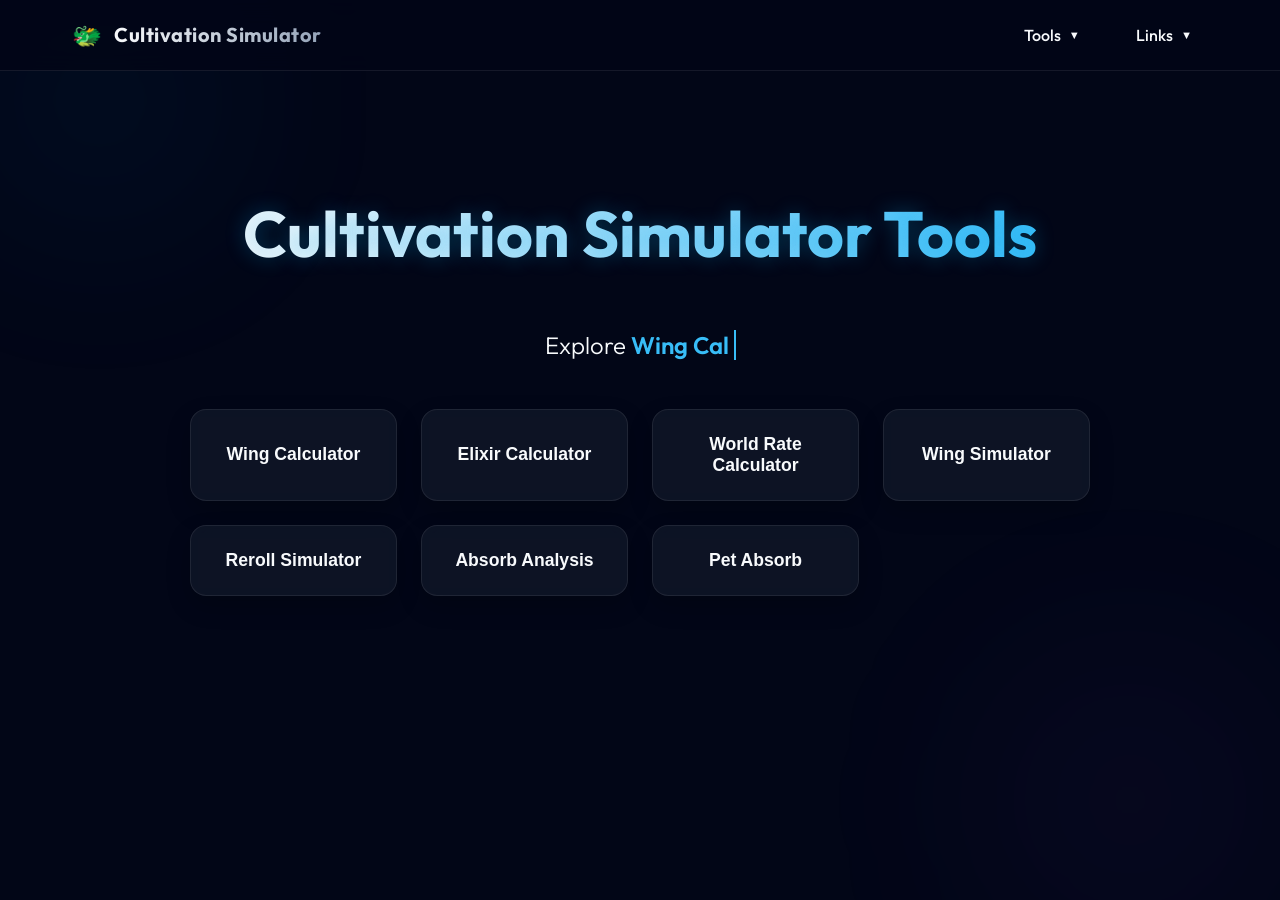
<file: index.html>
<!DOCTYPE html>
<html lang="en">

<head>
    <meta charset="UTF-8">
    <meta name="viewport" content="width=device-width, initial-scale=1.0">
    <title>Cultivation Simulator Roblox - Tools</title>
    <meta name="description"
        content="Premium tools and calculators for Cultivation Simulator Roblox. Includes Pet Absorb Analysis.">
    <link href="https://fonts.googleapis.com/css2?family=Outfit:wght@300;400;600;700&display=swap" rel="stylesheet">
    <link rel="stylesheet" href="style.css">
</head>

<body>
    <!-- Ambient Background Elements -->
    <div class="ambient-light light-1"></div>
    <div class="ambient-light light-2"></div>

    <header class="navbar">
        <div class="nav-container">
            <div class="logo">
                <span class="logo-icon">🐲</span>
                <h1>Cultivation Simulator</h1>
            </div>
            <nav>
                <ul class="nav-links">
                    <li class="dropdown">
                        <button class="dropbtn">Tools <span class="arrow">▼</span></button>
                        <div class="dropdown-content">
                            <a href="#" data-target="home" data-title="Home" class="nav-tool active">Home</a>
                            <a href="#" data-target="wing-calculator" data-title="Wing Calculator" class="nav-tool">Wing
                                Calculator</a>
                            <a href="#" data-target="elixir-calculator" data-title="Elixir Calculator"
                                class="nav-tool">Elixir Calculator</a>
                            <a href="#" data-target="world-calculator" data-title="World Calculator"
                                class="nav-tool">World Calculator</a>
                            <a href="#" data-target="wing-simulator" data-title="Wing Simulator" class="nav-tool">Wing
                                Simulator</a>
                            <a href="#" data-target="reroll-simulator" data-title="Reroll Simulator"
                                class="nav-tool">Reroll Simulator</a>
                            <a href="#" data-target="absorb-analysis" data-title="Absorb Analysis"
                                class="nav-tool">Absorb Analysis</a>
                            <a href="#" data-target="pet-absorb-analysis" data-title="Pet Absorb Analysis"
                                class="nav-tool">Pet Absorb Analysis</a>
                        </div>
                    </li>
                    <li class="dropdown">
                        <button class="dropbtn">Links <span class="arrow">▼</span></button>
                        <div class="dropdown-content">
                            <a href="https://www.roblox.com" target="_blank">Roblox Game</a>
                            <a href="https://discord.com" target="_blank">Discord Server</a>
                        </div>
                    </li>
                </ul>
            </nav>
        </div>
    </header>

    <main class="container">
        <!-- Home Section -->
        <section id="home" class="tool-section active">
            <div class="home-hero">
                <h1 class="hero-title">Cultivation Simulator Tools</h1>
                <p class="hero-subtitle"></p>
                <div class="typewriter">
                    Explore <span id="typewriter-text" class="text-accent"></span>
                </div>

                <div class="home-tools-grid">
                    <button class="home-tool-card"
                        onclick="document.querySelector('[data-target=\'wing-calculator\']').click()">Wing
                        Calculator</button>
                    <button class="home-tool-card"
                        onclick="document.querySelector('[data-target=\'elixir-calculator\']').click()">Elixir
                        Calculator</button>
                    <button class="home-tool-card"
                        onclick="document.querySelector('[data-target=\'world-calculator\']').click()">World Rate
                        Calculator</button>
                    <button class="home-tool-card"
                        onclick="document.querySelector('[data-target=\'wing-simulator\']').click()">Wing
                        Simulator</button>
                    <button class="home-tool-card"
                        onclick="document.querySelector('[data-target=\'reroll-simulator\']').click()">Reroll
                        Simulator</button>
                    <button class="home-tool-card"
                        onclick="document.querySelector('[data-target=\'absorb-analysis\']').click()">Absorb
                        Analysis</button>
                    <button class="home-tool-card"
                        onclick="document.querySelector('[data-target=\'pet-absorb-analysis\']').click()">Pet
                        Absorb</button>
                </div>
            </div>
        </section>

        <!-- Pet Absorb Analysis Section -->
        <section id="pet-absorb-analysis" class="tool-section">
            <div class="card glass">
                <div class="card-header">
                    <h2>Pet Absorb Analysis</h2>
                    <p class="subtitle">Calculate required elixirs based on your Pet's potential</p>
                </div>

                <div class="input-grid">
                    <div class="input-group">
                        <label for="hp-sekarang">Current HP Potential</label>
                        <div class="input-wrapper">
                            <input type="text" id="hp-sekarang" class="secure-input" placeholder="0.00"
                                autocomplete="off">
                            <span class="input-border"></span>
                        </div>
                    </div>
                    <div class="input-group">
                        <label for="hp-maksimal">Max HP Potential</label>
                        <div class="input-wrapper">
                            <input type="text" id="hp-maksimal" class="secure-input" placeholder="0.00"
                                autocomplete="off">
                            <span class="input-border"></span>
                        </div>
                    </div>
                    <div class="input-group">
                        <label for="atk-sekarang">Current Atk Potential</label>
                        <div class="input-wrapper">
                            <input type="text" id="atk-sekarang" class="secure-input" placeholder="0.00"
                                autocomplete="off">
                            <span class="input-border"></span>
                        </div>
                    </div>
                    <div class="input-group">
                        <label for="atk-maksimal">Max Atk Potential</label>
                        <div class="input-wrapper">
                            <input type="text" id="atk-maksimal" class="secure-input" placeholder="0.00"
                                autocomplete="off">
                        </div>
                    </div>
                </div>

                <!-- Progress Bars -->
                <div class="progress-section" style="margin-top: 2rem;">
                    <div class="progress-container">
                        <div class="progress-label">
                            <span>HP Potential</span>
                            <span id="hp-percent">0%</span>
                        </div>
                        <div class="progress-bar-bg">
                            <div class="progress-bar-fill" id="hp-bar" style="width: 0%;"></div>
                        </div>
                    </div>
                    <div class="progress-container" style="margin-top: 1rem;">
                        <div class="progress-label">
                            <span>Atk Potential</span>
                            <span id="atk-percent">0%</span>
                        </div>
                        <div class="progress-bar-bg">
                            <div class="progress-bar-fill" id="atk-bar" style="width: 0%;"></div>
                        </div>
                    </div>
                </div>

                <div class="results glass-inner" id="pet-results">
                    <div class="results-placeholder">
                        <p>Awaiting valid input data...</p>
                    </div>
                    <div class="results-content" style="display: none;">
                        <h3>Analysis Results</h3>
                        <div class="result-missing">
                            <div class="missing-stat">
                                <span>Missing HP</span>
                                <strong id="out-hp" class="text-accent">0</strong>
                            </div>
                            <div class="missing-stat">
                                <span>Missing Atk</span>
                                <strong id="out-atk" class="text-accent">0</strong>
                            </div>
                        </div>

                        <h4>Estimated Elixirs Needed</h4>
                        <div class="elixir-list" id="elixir-list">
                            <!-- Populated by JS -->
                        </div>
                    </div>
                </div>
            </div>
        </section>

        <!-- Wing Calculator Section -->
        <section id="wing-calculator" class="tool-section">
            <div class="card glass">
                <div class="card-header">
                    <h2>Wing Calculator</h2>
                    <p class="subtitle">Calculate Wing Coefficient and ATBM%</p>
                </div>

                <div class="results glass-inner">
                    <h3>Max Wing Coefficients (Reference)</h3>
                    <div class="coeff-grid"
                        style="display: grid; grid-template-columns: repeat(auto-fit, minmax(100px, 1fr)); gap: 1rem;">
                        <div class="missing-stat"><span>ATBM</span><strong>1.500</strong></div>
                        <div class="missing-stat"><span>DTM</span><strong>1.200</strong></div>
                        <div class="missing-stat"><span>DTP</span><strong>0.450</strong></div>
                        <div class="missing-stat"><span>HPBM</span><strong>1.500</strong></div>
                        <div class="missing-stat"><span>Speed</span><strong>0.900</strong></div>
                    </div>
                </div>

                <div class="input-grid" style="margin-top: 2rem;">
                    <!-- Coefficient Calculator -->
                    <div class="glass-inner" style="margin-top: 0;">
                        <h3>Wing Coefficient</h3>
                        <div class="input-group" style="margin-bottom: 1rem;">
                            <label>Wing Percentage (ATBM %)</label>
                            <input type="text" id="coeff-pct" class="secure-input" placeholder="0.000">
                        </div>
                        <div class="input-group" style="margin-bottom: 1rem;">
                            <label>Level</label>
                            <input type="text" id="coeff-level" class="secure-input" placeholder="1">
                        </div>
                        <div class="input-group" style="margin-bottom: 1rem;">
                            <label>Rarity Wing</label>
                            <select id="coeff-rarity" class="secure-input"></select>
                            <div id="coeff-badge" class="rarity-badge mt-2"
                                style="margin-top: 0.5rem; display: inline-block; padding: 0.2rem 0.5rem; border-radius: 0.5rem; border: 1px solid var(--border-color); font-size: 0.8rem;">
                                Scarce</div>
                        </div>
                        <div class="result-missing" style="margin-top: 1rem;">
                            <div class="missing-stat" style="width: 100%;">
                                <span>Wing Coefficient</span>
                                <strong id="coeff-result" class="text-accent">0.00000</strong>
                            </div>
                        </div>
                    </div>

                    <!-- ATBM Calculator -->
                    <div class="glass-inner" style="margin-top: 0;">
                        <h3>ATBM Calculator</h3>
                        <div class="input-group" style="margin-bottom: 1rem;">
                            <label>Wing Coefficient</label>
                            <input type="text" id="atbm-coeff" class="secure-input" placeholder="0.00000">
                        </div>
                        <div class="input-group" style="margin-bottom: 1rem;">
                            <label>Level</label>
                            <input type="text" id="atbm-level" class="secure-input" placeholder="1">
                        </div>
                        <div class="input-group" style="margin-bottom: 1rem;">
                            <label>Rarity Wing</label>
                            <select id="atbm-rarity" class="secure-input"></select>
                            <div id="atbm-badge" class="rarity-badge mt-2"
                                style="margin-top: 0.5rem; display: inline-block; padding: 0.2rem 0.5rem; border-radius: 0.5rem; border: 1px solid var(--border-color); font-size: 0.8rem;">
                                Scarce</div>
                        </div>
                        <div class="result-missing" style="margin-top: 1rem;">
                            <div class="missing-stat" style="width: 100%; border-color: #f59e0b;">
                                <span>ATBM %</span>
                                <strong id="atbm-result" style="color: #f59e0b;">0.000%</strong>
                            </div>
                        </div>
                    </div>
                </div>
            </div>
        </section>

        <!-- Elixir Calculator Section -->
        <section id="elixir-calculator" class="tool-section">
            <div class="card glass">
                <div class="card-header">
                    <h2>Elixir Calculator</h2>
                    <p class="subtitle">Calculate total points and absorb stats from elixirs</p>
                </div>
                <div class="results glass-inner" style="margin-top: 0;">
                    <h3>Select Rarities</h3>
                    <div class="elixir-checkboxes" id="elixir-checkboxes"
                        style="display: flex; flex-wrap: wrap; gap: 1rem; margin-bottom: 1rem;"></div>
                </div>

                <div id="elixir-sections"
                    style="display: grid; grid-template-columns: repeat(auto-fit, minmax(280px, 1fr)); gap: 1rem; margin-top: 2rem;">
                </div>

                <div class="input-grid" style="margin-top: 2rem;">
                    <div class="glass-inner" style="margin-top: 0;">
                        <h3>Total Points</h3>
                        <div id="elixir-points-totals"
                            style="display: grid; grid-template-columns: repeat(2, 1fr); gap: 1rem;"></div>
                    </div>
                    <div class="glass-inner" style="margin-top: 0;">
                        <h3>Total Absorb Stats</h3>
                        <div id="elixir-absorb-totals"
                            style="display: grid; grid-template-columns: repeat(2, 1fr); gap: 1rem;"></div>
                    </div>
                </div>
            </div>
        </section>

        <!-- World Calculator Section -->
        <section id="world-calculator" class="tool-section">
            <div class="card glass">
                <div class="card-header">
                    <h2>World Rate Calculator</h2>
                    <p class="subtitle">Calculate farming rates per hour</p>
                </div>

                <div class="input-grid">
                    <div class="input-group">
                        <label>Difficulty</label>
                        <select id="difficulty-select" class="secure-input"></select>
                    </div>
                    <div class="input-group">
                        <label>World</label>
                        <select id="world-select" class="secure-input"></select>
                    </div>
                </div>

                <div class="results glass-inner">
                    <h3>Base Stats</h3>
                    <div style="display: grid; grid-template-columns: repeat(3, 1fr); gap: 1rem;">
                        <div class="missing-stat"><span>Exp / Clear</span><strong id="base-exp"
                                class="text-accent">—</strong></div>
                        <div class="missing-stat"><span>Ore / Drop</span><strong id="base-ore"
                                class="text-accent">—</strong></div>
                        <div class="missing-stat"><span>Gold / Clear</span><strong id="base-gold"
                                style="color:#f59e0b">—</strong></div>
                    </div>
                </div>

                <div class="input-grid" style="margin-top: 2rem;">
                    <div class="input-group">
                        <label>Clear Time (sec)</label>
                        <input type="text" id="clear-time" class="secure-input" value="60">
                    </div>
                </div>

                <div class="input-grid" style="margin-top: 2rem;">
                    <div class="glass-inner" style="margin-top: 0;">
                        <h3>Drop Buff (%)</h3>
                        <div class="input-group" style="margin-bottom: 1rem;">
                            <label>Gold Drop %</label>
                            <input type="text" id="gold-drop" class="secure-input" value="0">
                        </div>
                        <div class="input-group" style="margin-bottom: 1rem;">
                            <label>Ore Drop %</label>
                            <input type="text" id="ore-drop" class="secure-input" value="0">
                        </div>
                        <div class="input-group">
                            <label>Exp Gain %</label>
                            <input type="text" id="exp-gain" class="secure-input" value="0">
                        </div>
                    </div>
                    <div class="glass-inner" style="margin-top: 0;">
                        <h3>Extra Drop</h3>
                        <div class="input-group" style="margin-bottom: 1rem;">
                            <label>Extra Gold Drop</label>
                            <input type="text" id="extra-gold" class="secure-input" value="0">
                        </div>
                        <div class="input-group">
                            <label>Extra Exp Drop</label>
                            <input type="text" id="extra-exp" class="secure-input" value="0">
                        </div>
                    </div>
                </div>

                <div class="results glass-inner">
                    <h3>Rates Per Hour</h3>
                    <div
                        style="display: grid; grid-template-columns: repeat(auto-fit, minmax(150px, 1fr)); gap: 1rem; margin-bottom: 1.5rem;">
                        <div class="missing-stat"><span>Exp / Hour</span><strong id="result-xp">0</strong></div>
                        <div class="missing-stat"><span>Ore / Hour</span><strong id="result-ore">0</strong></div>
                        <div class="missing-stat"><span>Gold / Hour</span><strong id="result-gold">0</strong></div>
                        <div class="missing-stat"><span>Clears / Hour</span><strong id="result-clears">0</strong></div>
                    </div>
                    <button class="dropbtn" id="compare-btn"
                        style="background: rgba(14, 165, 233, 0.2); border: 1px solid var(--primary); display: inline-block;">+
                        Add to Compare</button>
                    <button class="dropbtn" id="clear-compare-btn"
                        style="background: rgba(239, 68, 68, 0.2); border: 1px solid #ef4444; color: #ef4444; display: inline-block; margin-left: 1rem;">Clear</button>
                </div>

                <div class="results glass-inner">
                    <h3>World Comparison</h3>
                    <div id="compare-container" style="overflow-x: auto;">
                        <p class="text-muted">No worlds added yet.</p>
                    </div>
                </div>
            </div>
        </section>

        <!-- Wing Simulator Section -->
        <section id="wing-simulator" class="tool-section">
            <div class="card glass">
                <div class="card-header">
                    <h2>Wing Simulator</h2>
                    <p class="subtitle">Simulate wing upgrades and tracking</p>
                </div>

                <div class="input-grid">
                    <div class="input-group">
                        <label>Starting Rarity</label>
                        <select id="sim-start-rarity" class="secure-input">
                            <option value="0">Scarce</option>
                            <option value="1">Epic</option>
                            <option value="2">Legendary</option>
                            <option value="3">Immortal</option>
                            <option value="4">Mythic</option>
                            <option value="5">Eternal</option>
                            <option value="6">Celestial</option>
                            <option value="7">Primordial</option>
                        </select>
                    </div>
                    <div class="input-group">
                        <label>Target Rarity</label>
                        <select id="sim-target-rarity" class="secure-input">
                            <option value="1">Epic</option>
                            <option value="2">Legendary</option>
                            <option value="3">Immortal</option>
                            <option value="4">Mythic</option>
                            <option value="5">Eternal</option>
                            <option value="6">Celestial</option>
                            <option value="7">Primordial</option>
                            <option value="8">Transcendent</option>
                        </select>
                    </div>
                </div>

                <div class="input-group" style="margin-top: 1.5rem;">
                    <label>Wing Core (WC) Amount</label>
                    <input type="text" id="sim-wc" class="secure-input" value="100">
                </div>

                <div style="margin-top: 1.5rem;">
                    <button class="dropbtn" id="sim-run-btn"
                        style="background: rgba(14, 165, 233, 0.2); border: 1px solid var(--primary); display: inline-block;">▶
                        Run Simulation</button>
                    <button class="dropbtn" id="sim-reset-btn"
                        style="background: rgba(239, 68, 68, 0.2); border: 1px solid #ef4444; color: #ef4444; display: inline-block; margin-left: 1rem;">↺
                        Reset</button>
                </div>

                <div class="results glass-inner" id="sim-status-card" style="display:none;">
                    <h3>Current Run</h3>
                    <div
                        style="display: grid; grid-template-columns: repeat(auto-fit, minmax(120px, 1fr)); gap: 1rem; margin-bottom: 1.5rem;">
                        <div class="missing-stat"><span>Current Rarity</span><strong id="sim-cur-rarity">—</strong>
                        </div>
                        <div class="missing-stat"><span>WC Remaining</span><strong id="sim-wc-left">—</strong></div>
                        <div class="missing-stat"><span>Current Rate</span><strong id="sim-cur-rate"
                                style="color: #f59e0b;">—</strong></div>
                        <div class="missing-stat"><span>Click</span><strong id="sim-attempts">—</strong></div>
                    </div>

                    <div>
                        <button class="dropbtn" id="sim-step-btn"
                            style="background: rgba(14, 165, 233, 0.2); border: 1px solid var(--primary); display: inline-block;">⚡
                            Upgrade</button>
                        <button class="dropbtn" id="sim-auto-btn"
                            style="background: rgba(255, 255, 255, 0.1); border: 1px solid var(--text-muted); display: inline-block; margin-left: 1rem;">⏩
                            Auto Run</button>
                    </div>

                    <h4 style="margin-top: 1.5rem;">Upgrade Log</h4>
                    <div id="sim-log"
                        style="max-height: 200px; overflow-y: auto; background: rgba(0,0,0,0.3); padding: 1rem; border-radius: 0.5rem; font-family: monospace; color: var(--text-muted); font-size: 0.9rem;">
                    </div>
                </div>

                <div class="results glass-inner" id="sim-stats-card">
                    <h3>WC Usage Per Stage</h3>
                    <div id="sim-stage-stats">
                        <p class="text-muted">Run a simulation to see stats.</p>
                    </div>
                </div>
            </div>
        </section>

        <!-- Reroll Simulator Section -->
        <section id="reroll-simulator" class="tool-section">
            <div class="card glass">
                <div class="card-header">
                    <h2>Reroll Simulator</h2>
                    <p class="subtitle">Simulate attribute rerolls</p>
                </div>

                <div class="input-grid">
                    <div class="input-group">
                        <label>Wing Rarity</label>
                        <select id="rr-rarity" class="secure-input">
                            <option value="0">Scarce (1 slot)</option>
                            <option value="1">Epic (2 slots)</option>
                            <option value="2">Legendary (3 slots)</option>
                            <option value="3">Immortal (4 slots)</option>
                            <option value="4">Mythic (5 slots)</option>
                            <option value="5">Eternal (6 slots)</option>
                            <option value="6">Celestial (7 slots)</option>
                            <option value="7">Primordial (8 slots)</option>
                            <option value="8">Transcendent (9 slots)</option>
                        </select>
                    </div>
                    <div class="input-group">
                        <label>WC Available</label>
                        <input type="text" id="rr-wc" class="secure-input" value="1000">
                    </div>
                </div>
                <div class="input-group" style="margin-top: 1.5rem;">
                    <label>Trash Wings Available</label>
                    <input type="text" id="rr-trash" class="secure-input" value="100">
                </div>

                <div style="margin-top: 1.5rem;">
                    <button class="dropbtn" id="rr-init-btn"
                        style="background: rgba(14, 165, 233, 0.2); border: 1px solid var(--primary); display: inline-block;">▶
                        Start / Reset</button>
                </div>

                <div class="results glass-inner" id="rr-slots-card" style="display:none;">
                    <h3>Current Attributes</h3>

                    <h4 style="margin-top: 1rem;">Fixed Slots</h4>
                    <div id="rr-fixed-slots"
                        style="display: flex; flex-direction: column; gap: 0.5rem; margin-bottom: 1.5rem;"></div>

                    <h4>Rerollable Slots</h4>
                    <div id="rr-slots"
                        style="display: flex; flex-direction: column; gap: 0.5rem; margin-bottom: 1.5rem;"></div>

                    <div
                        style="display: flex; justify-content: space-between; align-items: center; background: rgba(0,0,0,0.3); padding: 1rem; border-radius: 0.5rem;">
                        <div>
                            <span style="font-size: 0.8rem; color: var(--text-muted); text-transform: uppercase;">Reroll
                                Cost</span>
                            <div style="font-size: 1.2rem; font-weight: bold; color: var(--accent);"
                                id="rr-cost-display">0 WC + 1 Trash</div>
                        </div>
                        <div style="text-align: right;">
                            <span
                                style="font-size: 0.8rem; color: var(--text-muted); text-transform: uppercase;">Remaining</span>
                            <div style="font-size: 1.1rem; font-weight: bold;"><span id="rr-wc-left">—</span> WC · <span
                                    id="rr-trash-left">—</span> Trash</div>
                        </div>
                    </div>

                    <div
                        style="margin-top: 1.5rem; display: flex; justify-content: space-between; align-items: center;">
                        <h4 style="margin: 0;">Auto Target</h4>
                        <button class="dropbtn"
                            onclick="document.getElementById('rr-targets-wrap').classList.toggle('active-target-wrap')"
                            style="font-size: 0.8rem; padding: 0.3rem 0.6rem;">SHOW/HIDE</button>
                    </div>
                    <div id="rr-targets-wrap" style="display: none; margin-top: 1rem;">
                        <div id="rr-targets" style="display: flex; flex-wrap: wrap; gap: 0.5rem;"></div>
                    </div>

                    <div style="margin-top: 1.5rem; display: flex; flex-wrap: wrap; gap: 1rem;">
                        <button class="dropbtn" id="rr-roll-btn"
                            style="background: rgba(14, 165, 233, 0.2); border: 1px solid var(--primary);">🎲
                            Reroll</button>
                        <button class="dropbtn" id="rr-auto-btn"
                            style="background: rgba(255, 255, 255, 0.1); border: 1px solid var(--text-muted);">⏩ Auto
                            Run</button>
                        <button class="dropbtn" id="rr-autolock-btn"
                            style="background: rgba(245, 158, 11, 0.1); border: 1px solid #f59e0b; color: #f59e0b;">🔒
                            Auto Lock</button>
                    </div>

                    <h4 style="margin-top: 1.5rem;">Roll Log</h4>
                    <div id="rr-log"
                        style="max-height: 150px; overflow-y: auto; background: rgba(0,0,0,0.3); padding: 1rem; border-radius: 0.5rem; font-family: monospace; color: var(--text-muted); font-size: 0.9rem;">
                    </div>
                </div>

                <div class="results glass-inner" id="rr-stats-card" style="display:none;">
                    <h3>Session Stats</h3>
                    <div style="display: grid; grid-template-columns: repeat(auto-fit, minmax(120px, 1fr)); gap: 1rem;">
                        <div class="missing-stat"><span>Total Rerolls</span><strong id="rr-stat-rolls">0</strong></div>
                        <div class="missing-stat"><span>WC Spent</span><strong id="rr-stat-wc">0</strong></div>
                        <div class="missing-stat"><span>Trash Spent</span><strong id="rr-stat-trash">0</strong></div>
                        <div class="missing-stat"><span>WC Left</span><strong id="rr-stat-wcleft"
                                style="color: #f59e0b;">0</strong></div>
                    </div>
                </div>
            </div>
        </section>

        <!-- Absorb Analysis Section (General) -->
        <section id="absorb-analysis" class="tool-section">
            <div class="card glass">
                <div class="card-header">
                    <h2>Absorb Analysis</h2>
                    <p class="subtitle">Calculate points needed to max all stats</p>
                </div>

                <div class="results glass-inner" style="margin-top: 0; margin-bottom: 2rem;">
                    <p class="text-muted" style="text-align: center;">1p = Attack 215 · HP 20,000 · Crit 0.01% · Skill
                        0.002% · Talisman 0.001%</p>
                </div>

                <div class="input-grid">
                    <div class="glass-inner" style="margin-top: 0;">
                        <h3>HP</h3>
                        <div class="input-group" style="margin-bottom: 1rem;">
                            <label>Current</label>
                            <input type="text" id="ab-hp-cur" class="secure-input" placeholder="e.g. 2870B">
                        </div>
                        <div class="input-group">
                            <label>Max</label>
                            <input type="text" id="ab-hp-max" class="secure-input" placeholder="e.g. 4040B">
                        </div>
                    </div>
                    <div class="glass-inner" style="margin-top: 0;">
                        <h3>Attack</h3>
                        <div class="input-group" style="margin-bottom: 1rem;">
                            <label>Current</label>
                            <input type="text" id="ab-atk-cur" class="secure-input" placeholder="e.g. 2970M">
                        </div>
                        <div class="input-group">
                            <label>Max</label>
                            <input type="text" id="ab-atk-max" class="secure-input" placeholder="e.g. 4171M">
                        </div>
                    </div>
                    <div class="glass-inner" style="margin-top: 0;">
                        <h3>Critical Hit Damage (%)</h3>
                        <div class="input-group" style="margin-bottom: 1rem;">
                            <label>Current</label>
                            <input type="text" id="ab-crit-cur" class="secure-input" placeholder="82415">
                        </div>
                        <div class="input-group">
                            <label>Max</label>
                            <input type="text" id="ab-crit-max" class="secure-input" placeholder="82415">
                        </div>
                    </div>
                    <div class="glass-inner" style="margin-top: 0;">
                        <h3>Skill Damage (%)</h3>
                        <div class="input-group" style="margin-bottom: 1rem;">
                            <label>Current</label>
                            <input type="text" id="ab-skill-cur" class="secure-input" placeholder="16483">
                        </div>
                        <div class="input-group">
                            <label>Max</label>
                            <input type="text" id="ab-skill-max" class="secure-input" placeholder="16483">
                        </div>
                    </div>
                    <div class="glass-inner" style="margin-top: 0;">
                        <h3>Talisman Damage (%)</h3>
                        <div class="input-group" style="margin-bottom: 1rem;">
                            <label>Current</label>
                            <input type="text" id="ab-tal-cur" class="secure-input" placeholder="8241.5">
                        </div>
                        <div class="input-group">
                            <label>Max</label>
                            <input type="text" id="ab-tal-max" class="secure-input" placeholder="8241.5">
                        </div>
                    </div>
                </div>

                <div style="margin-top: 2rem;">
                    <button class="dropbtn" id="ab-calc-btn"
                        style="width: 100%; background: rgba(14, 165, 233, 0.2); border: 1px solid var(--primary); text-align: center; justify-content: center; padding: 1rem;">📊
                        Analyze</button>
                </div>

                <div class="results glass-inner" id="ab-result-card" style="display:none;">
                    <h3>Points Needed to Max</h3>
                    <div id="ab-stat-list"
                        style="display: flex; flex-direction: column; gap: 1rem; margin-bottom: 1.5rem;"></div>

                    <div
                        style="display: flex; justify-content: space-between; align-items: center; background: rgba(0,0,0,0.3); padding: 1rem; border-radius: 0.5rem; border: 1px solid var(--primary);">
                        <span
                            style="font-size: 1rem; color: var(--text-muted); font-weight: bold; text-transform: uppercase;">Total
                            Points Needed</span>
                        <div style="font-size: 1.5rem; font-weight: bold; color: #f59e0b;" id="ab-total-p">0p</div>
                    </div>
                </div>
            </div>
        </section>
    </main>



    <script src="script.js"></script>
</body>

</html>
</file>
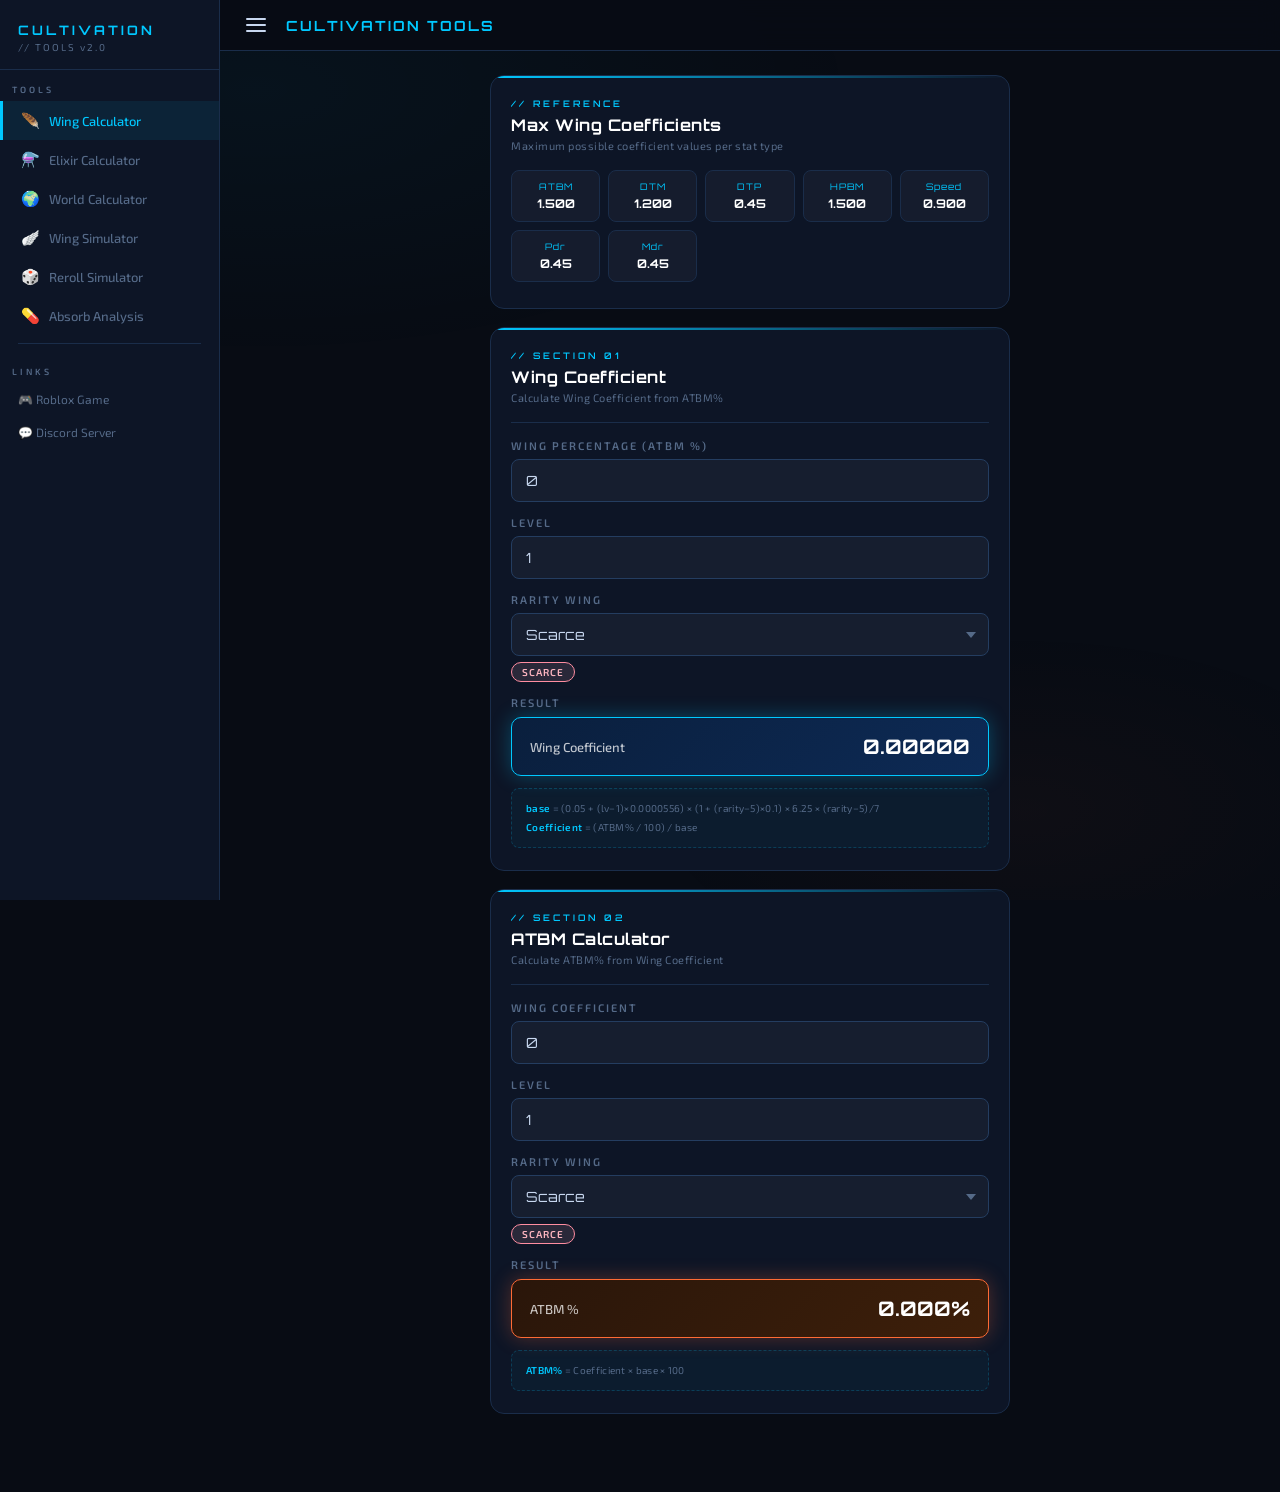
<file: original_index.html>
<!DOCTYPE html>
<html lang="en">
<head>
<meta charset="UTF-8">
<meta name="viewport" content="width=device-width, initial-scale=1.0">
<title>Cultivation Tools</title>
<link href="https://fonts.googleapis.com/css2?family=Orbitron:wght@400;600;700;900&family=Exo+2:wght@300;400;500;600&display=swap" rel="stylesheet">
<style>
:root {
  --bg: #080c14;
  --surface: #0d1526;
  --surface2: #111e35;
  --border: #1a2d4a;
  --border2: #243d60;
  --accent: #00c8ff;
  --accent2: #ff6b35;
  --gold: #f0c040;
  --green: #39e07a;
  --purple: #b46ef5;
  --text: #c8d8f0;
  --muted: #556a88;
  --white: #ffffff;
  --glow-blue: 0 0 20px rgba(0,200,255,0.3);
  --glow-orange: 0 0 20px rgba(255,107,53,0.3);
}

* { box-sizing: border-box; margin: 0; padding: 0; }

body {
  background: var(--bg);
  color: var(--text);
  font-family: 'Exo 2', sans-serif;
  min-height: 100vh;
  display: flex;
  overflow-x: hidden;
}

@keyframes rgb-glow {
  0%   { box-shadow: 0 0 20px rgba(255,0,100,0.5); border-color: rgba(255,0,100,0.6); }
  25%  { box-shadow: 0 0 20px rgba(0,200,255,0.5); border-color: rgba(0,200,255,0.6); }
  50%  { box-shadow: 0 0 20px rgba(100,255,0,0.5); border-color: rgba(100,255,0,0.6); }
  75%  { box-shadow: 0 0 20px rgba(255,180,0,0.5); border-color: rgba(255,180,0,0.6); }
  100% { box-shadow: 0 0 20px rgba(255,0,100,0.5); border-color: rgba(255,0,100,0.6); }
}
.rgb-card { animation: rgb-glow 2s linear infinite; }

/* BG pattern */
body::after {
  content: '';
  position: fixed; inset: 0;
  background:
    radial-gradient(ellipse 80% 50% at 20% 10%, rgba(0,200,255,0.04) 0%, transparent 60%),
    radial-gradient(ellipse 60% 40% at 80% 90%, rgba(255,107,53,0.03) 0%, transparent 50%);
  pointer-events: none; z-index: 0;
}

/* ===== SIDEBAR ===== */
#sidebar {
  width: 220px;
  min-height: 100vh;
  background: var(--surface);
  border-right: 1px solid var(--border);
  display: flex;
  flex-direction: column;
  position: fixed; top: 0; left: 0;
  z-index: 50;
  transition: transform 0.3s ease;
}

#sidebar.collapsed { transform: translateX(-220px); }

.sidebar-logo {
  padding: 22px 18px 16px;
  border-bottom: 1px solid var(--border);
}

.sidebar-logo-text {
  font-family: 'Orbitron', sans-serif;
  font-size: 13px;
  font-weight: 700;
  color: var(--accent);
  letter-spacing: 3px;
  text-transform: uppercase;
}

.sidebar-logo-sub {
  font-size: 10px;
  color: var(--muted);
  letter-spacing: 2px;
  margin-top: 3px;
}

.sidebar-section {
  padding: 14px 12px 6px;
  font-size: 9px;
  font-weight: 600;
  color: var(--muted);
  letter-spacing: 3px;
  text-transform: uppercase;
}

.nav-link {
  display: flex;
  align-items: center;
  gap: 10px;
  padding: 10px 18px;
  font-size: 13px;
  font-weight: 500;
  color: var(--muted);
  cursor: pointer;
  border-left: 3px solid transparent;
  transition: all 0.2s;
  text-decoration: none;
}

.nav-link:hover { color: var(--text); background: rgba(0,200,255,0.05); }
.nav-link.active { color: var(--accent); border-left-color: var(--accent); background: rgba(0,200,255,0.08); }

.nav-icon { font-size: 15px; width: 18px; text-align: center; }

.sidebar-divider { height: 1px; background: var(--border); margin: 8px 18px; }

.sidebar-ext-link {
  display: flex; align-items: center; gap: 10px;
  padding: 9px 18px;
  font-size: 12px; color: var(--muted);
  cursor: pointer; transition: color 0.2s;
  text-decoration: none;
}
.sidebar-ext-link:hover { color: var(--text); }

/* ===== MAIN ===== */
#main {
  margin-left: 220px;
  flex: 1;
  position: relative; z-index: 1;
  transition: margin-left 0.3s ease;
  min-height: 100vh;
}

#main.full { margin-left: 0; }

/* ===== TOPBAR ===== */
.topbar {
  position: sticky; top: 0; z-index: 40;
  background: rgba(8,12,20,0.9);
  backdrop-filter: blur(12px);
  border-bottom: 1px solid var(--border);
  padding: 12px 20px;
  display: flex; align-items: center; gap: 14px;
}

.toggle-btn {
  background: none; border: none;
  cursor: pointer; padding: 6px;
  display: flex; flex-direction: column;
  gap: 4px;
}

.toggle-btn span {
  display: block; width: 20px; height: 2px;
  background: var(--text); border-radius: 2px;
  transition: all 0.2s;
}

.topbar-title {
  font-family: 'Orbitron', sans-serif;
  font-size: 14px; font-weight: 700;
  color: var(--accent); letter-spacing: 2px;
}

/* ===== PAGES ===== */
.page { display: none; padding: 24px 20px 60px; max-width: 560px; margin: 0 auto; }
.page.active { display: block; }

/* ===== CARDS ===== */
.card {
  background: var(--surface);
  border: 1px solid var(--border);
  border-radius: 14px;
  padding: 22px 20px;
  margin-bottom: 18px;
  position: relative; overflow: hidden;
  animation: slideUp 0.4s ease both;
}

.card::before {
  content: '';
  position: absolute; top: 0; left: 0; right: 0;
  height: 2px;
  background: linear-gradient(90deg, var(--accent), transparent);
}

@keyframes slideUp {
  from { opacity: 0; transform: translateY(16px); }
  to   { opacity: 1; transform: translateY(0); }
}

.card-tag {
  font-family: 'Orbitron', sans-serif;
  font-size: 9px; font-weight: 600;
  color: var(--accent); letter-spacing: 3px;
  text-transform: uppercase; margin-bottom: 6px;
}

.card-title {
  font-family: 'Orbitron', sans-serif;
  font-size: 16px; font-weight: 700;
  color: var(--white); letter-spacing: 0.5px;
  margin-bottom: 4px;
}

.card-desc {
  font-size: 11px; color: var(--muted);
  letter-spacing: 0.5px; margin-bottom: 18px;
}

.divider { height: 1px; background: var(--border); margin: 16px 0; }

/* ===== FORM ===== */
.field { margin-bottom: 14px; }

label {
  display: block; font-size: 11px; font-weight: 600;
  color: var(--muted); letter-spacing: 2px;
  text-transform: uppercase; margin-bottom: 7px;
}

input[type="number"], select {
  width: 100%;
  background: rgba(255,255,255,0.04);
  border: 1px solid var(--border2);
  border-radius: 8px;
  padding: 12px 14px;
  font-family: 'Orbitron', monospace;
  font-size: 14px; color: var(--text);
  outline: none;
  transition: border-color 0.2s, box-shadow 0.2s;
  -webkit-appearance: none;
}

input[type="number"]:focus, select:focus {
  border-color: var(--accent);
  box-shadow: 0 0 0 2px rgba(0,200,255,0.15);
}

select {
  cursor: pointer;
  background-image: url("data:image/svg+xml,%3Csvg xmlns='http://www.w3.org/2000/svg' width='10' height='6'%3E%3Cpath d='M0 0l5 6 5-6z' fill='%23556a88'/%3E%3C/svg%3E");
  background-repeat: no-repeat;
  background-position: right 12px center;
  padding-right: 32px;
}

select option { background: #111e35; }

/* ===== RESULT BOX ===== */
.result-label {
  font-size: 11px; font-weight: 600;
  color: var(--muted); letter-spacing: 2px;
  text-transform: uppercase; margin-bottom: 8px;
}

.result-box {
  background: linear-gradient(135deg, #0a1f3d 0%, #0d2a55 100%);
  border: 1px solid var(--accent);
  border-radius: 10px;
  padding: 16px 18px;
  display: flex; justify-content: space-between; align-items: center;
  box-shadow: var(--glow-blue);
  transition: box-shadow 0.3s;
}

.result-box.orange {
  background: linear-gradient(135deg, #2a160a 0%, #3d1f0a 100%);
  border-color: var(--accent2);
  box-shadow: var(--glow-orange);
}

.result-name { font-size: 13px; font-weight: 500; color: rgba(255,255,255,0.75); }

.result-val {
  font-family: 'Orbitron', monospace;
  font-size: 20px; font-weight: 700; color: var(--white);
}

@keyframes flash {
  0%,100% { opacity: 1; }
  50% { opacity: 0.5; }
}
.result-val.flash { animation: flash 0.3s ease; }

/* ===== MAX COEFFS ===== */
.coeff-grid {
  display: grid; grid-template-columns: repeat(5, 1fr);
  gap: 8px; margin-bottom: 4px;
}

.coeff-item {
  background: rgba(255,255,255,0.03);
  border: 1px solid var(--border);
  border-radius: 8px;
  padding: 10px 6px;
  text-align: center;
}

.coeff-stat {
  font-family: 'Orbitron', sans-serif;
  font-size: 9px; color: var(--accent);
  letter-spacing: 1px; margin-bottom: 4px;
}

.coeff-val {
  font-family: 'Orbitron', monospace;
  font-size: 12px; font-weight: 700; color: var(--white);
}

/* ===== RARITY BADGE ===== */
.rarity-badge {
  display: inline-flex; align-items: center; gap: 5px;
  padding: 3px 10px; border-radius: 20px;
  font-size: 10px; font-weight: 600;
  letter-spacing: 1px; text-transform: uppercase;
  margin-top: 6px;
}

/* Scare - ชมพูอ่อน */
.rb-scare {
  background: rgba(255,182,193,0.12);
  color: #ffb6c1;
  border: 1px solid #ff8da1;
}

/* Epic - เหลือง */
.rb-epic {
  background: rgba(255,215,0,0.12);
  color: #ffd700;
  border: 1px solid #c9a200;
}

/* Legendary - ม่วง */
.rb-legendary {
  background: rgba(180,110,245,0.12);
  color: #c084fc;
  border: 1px solid #7c3aed;
}

/* Immortal - ชมพูเข้ม */
.rb-immortal {
  background: rgba(255,20,147,0.12);
  color: #ff1493;
  border: 1px solid #c71585;
}

/* Mythical - ส้ม */
.rb-mythical {
  background: rgba(255,140,0,0.12);
  color: #ff8c00;
  border: 1px solid #c25e00;
}

/* Eternal - ทอง */
.rb-eternal {
  background: rgba(255,215,0,0.15);
  color: #f0c040;
  border: 1px solid #a07010;
}

/* Celestial - แดง */
.rb-celestial {
  background: rgba(255,0,0,0.12);
  color: #ff4d4d;
  border: 1px solid #b30000;
}

/* Primordial - เขียว (เพิ่มใหม่) */
.rb-primordial {
  background: rgba(0,255,127,0.12);
  color: #00ff7f;
  border: 1px solid #00b35a;
}

/* Transcendent - น้ำเงิน (เพิ่มใหม่) */
.rb-transcendent {
  background: rgba(30,144,255,0.12);
  color: #1e90ff;
  border: 1px solid #0b5ed7;
}
/* ===== FORMULA HINT ===== */
.formula-hint {
  margin-top: 12px;
  padding: 10px 14px;
  background: rgba(0,200,255,0.04);
  border: 1px dashed rgba(0,200,255,0.2);
  border-radius: 8px;
  font-size: 10px; color: var(--muted);
  line-height: 1.9; letter-spacing: 0.3px;
}
.formula-hint b { color: var(--accent); font-weight: 600; }

/* ===== ELIXIR ===== */
.elixir-checkboxes {
  display: flex; flex-wrap: wrap; gap: 8px;
  margin-bottom: 16px;
}

.rar-check {
  display: flex; align-items: center; gap: 6px;
  padding: 5px 10px;
  border-radius: 6px; cursor: pointer;
  border: 1px solid var(--border);
  font-size: 12px; font-weight: 500;
  transition: all 0.15s;
  user-select: none;
}

.rar-check input { display: none; }
.rar-check.checked { border-color: var(--accent); background: rgba(0,200,255,0.08); color: var(--accent); }

.elixir-section { margin-bottom: 14px; }

.elixir-section-header {
  display: flex; align-items: center; gap: 8px;
  padding: 8px 12px; border-radius: 8px;
  font-size: 12px; font-weight: 600;
  letter-spacing: 1px; margin-bottom: 8px;
}

.elixir-inputs { display: grid; grid-template-columns: repeat(2, 1fr); gap: 8px; }

.elixir-input-group label {
  font-size: 9px; margin-bottom: 4px;
  color: var(--muted); letter-spacing: 1.5px;
}

.elixir-input-group input {
  padding: 8px 10px;
  font-size: 13px;
}

.totals-grid { display: grid; grid-template-columns: repeat(2, 1fr); gap: 8px; }

.total-item {
  background: rgba(255,255,255,0.03);
  border: 1px solid var(--border);
  border-radius: 8px;
  padding: 10px 12px;
}

.total-item-label { font-size: 10px; color: var(--muted); letter-spacing: 1px; margin-bottom: 4px; text-transform: uppercase; }
.total-item-val { font-family: 'Orbitron', monospace; font-size: 14px; font-weight: 600; color: var(--accent); }

/* ===== WORLD CALC ===== */
.world-grid { display: grid; grid-template-columns: 1fr 1fr; gap: 10px; }

.results-grid { display: grid; grid-template-columns: 1fr 1fr; gap: 10px; }

.result-stat {
  background: rgba(255,255,255,0.03);
  border: 1px solid var(--border);
  border-radius: 8px;
  padding: 12px;
  text-align: center;
}

.result-stat-label { font-size: 10px; color: var(--muted); letter-spacing: 1px; margin-bottom: 6px; text-transform: uppercase; }
.result-stat-val { font-family: 'Orbitron', monospace; font-size: 16px; font-weight: 700; color: var(--green); }

.btn {
  padding: 10px 20px;
  border-radius: 8px;
  border: none; cursor: pointer;
  font-family: 'Orbitron', sans-serif;
  font-size: 11px; font-weight: 600;
  letter-spacing: 1.5px;
  transition: all 0.2s;
}

.btn-primary {
  background: linear-gradient(135deg, #005577, #007fa0);
  color: var(--white);
  border: 1px solid var(--accent);
}
.btn-primary:hover { box-shadow: var(--glow-blue); }

.btn-danger {
  background: rgba(255,60,60,0.1);
  color: #ff6060;
  border: 1px solid rgba(255,60,60,0.3);
}

.btn-row { display: flex; gap: 10px; margin-top: 12px; }

.compare-table-wrap { overflow-x: auto; margin-top: 12px; }
.compare-table { width: 100%; border-collapse: collapse; font-size: 12px; }
.compare-table th { background: rgba(0,200,255,0.08); color: var(--accent); padding: 8px 10px; text-align: left; font-size: 10px; letter-spacing: 1px; border-bottom: 1px solid var(--border); }
.compare-table td { padding: 8px 10px; border-bottom: 1px solid rgba(26,45,74,0.5); color: var(--text); }
.compare-table tr:last-child td { border-bottom: none; }

/* overlay */
#sidebar-overlay {
  display: none;
  position: fixed; inset: 0;
  background: rgba(0,0,0,0.5);
  z-index: 45;
}

/* responsive */
@media (max-width: 640px) {
  #sidebar { transform: translateX(-220px); }
  #sidebar.open { transform: translateX(0); }
  #main { margin-left: 0; }
  #sidebar-overlay { display: none; }
  #sidebar-overlay.show { display: block; }
  .coeff-grid { grid-template-columns: repeat(3, 1fr); }
}
.hidden { display: none !important; }
</style>
</head>
<body>

<!-- Sidebar -->
<aside id="sidebar">
  <div class="sidebar-logo">
    <div class="sidebar-logo-text">Cultivation</div>
    <div class="sidebar-logo-sub">// TOOLS v2.0</div>
  </div>
  <div class="sidebar-section">Tools</div>
  <a class="nav-link active" data-page="wing" href="#">
    <span class="nav-icon">🪶</span> Wing Calculator
  </a>
  <a class="nav-link" data-page="elixir" href="#">
    <span class="nav-icon">⚗️</span> Elixir Calculator
  </a>
  <a class="nav-link" data-page="world" href="#">
    <span class="nav-icon">🌍</span> World Calculator
  </a>
  <a class="nav-link" data-page="simulator" href="#">
    <span class="nav-icon">🪽</span> Wing Simulator
  </a>
  <a class="nav-link" data-page="reroll" href="#">
    <span class="nav-icon">🎲</span> Reroll Simulator
  </a>
  <a class="nav-link" data-page="absorb" href="#">
    <span class="nav-icon">💊</span> Absorb Analysis
  </a>
  <div class="sidebar-divider"></div>
  <div class="sidebar-section">Links</div>
  <a class="sidebar-ext-link" href="https://www.roblox.com/games/18645473062" target="_blank">🎮 Roblox Game</a>
  <a class="sidebar-ext-link" href="https://discord.com/invite/gFgcEavupb" target="_blank">💬 Discord Server</a>
</aside>

<div id="sidebar-overlay"></div>

<!-- Main -->
<main id="main">
  <div class="topbar">
    <button class="toggle-btn" id="toggle-btn" aria-label="Toggle sidebar">
      <span></span><span></span><span></span>
    </button>
    <div class="topbar-title">CULTIVATION TOOLS</div>
  </div>

  <!-- ===== WING PAGE ===== -->
  <div class="page active" id="page-wing">

    <!-- Max Coefficients -->
    <div class="card">
      <div class="card-tag">// Reference</div>
      <div class="card-title">Max Wing Coefficients</div>
      <div class="card-desc">Maximum possible coefficient values per stat type</div>
      <div class="coeff-grid">
        <div class="coeff-item"><div class="coeff-stat">ATBM</div><div class="coeff-val">1.500</div></div>
        <div class="coeff-item"><div class="coeff-stat">DTM</div><div class="coeff-val">1.200</div></div>
        <div class="coeff-item"><div class="coeff-stat">DTP</div><div class="coeff-val">0.45</div></div>
        <div class="coeff-item"><div class="coeff-stat">HPBM</div><div class="coeff-val">1.500</div></div>
        <div class="coeff-item"><div class="coeff-stat">Speed</div><div class="coeff-val">0.900</div></div>
        <div class="coeff-item"><div class="coeff-stat">Pdr</div><div class="coeff-val">0.45</div></div>
        <div class="coeff-item"><div class="coeff-stat">Mdr</div><div class="coeff-val">0.45</div></div>
      </div>
    </div>

    <!-- Section 1: Coefficient Calculator -->
    <div class="card">
      <div class="card-tag">// Section 01</div>
      <div class="card-title">Wing Coefficient</div>
      <div class="card-desc">Calculate Wing Coefficient from ATBM%</div>
      <div class="divider"></div>

      <div class="field">
        <label>Wing Percentage (ATBM %)</label>
        <input type="number" id="coeff-pct" value="0" min="0" step="0.001" placeholder="0.000">
      </div>
      <div class="field">
        <label>Level</label>
        <input type="number" id="coeff-level" value="1" min="1" max="1800" placeholder="1">
      </div>
      <div class="field">
        <label>Rarity Wing</label>
        <select id="coeff-rarity"></select>
        <div id="coeff-badge" class="rarity-badge rb-scarce">Scarce</div>
      </div>

      <div class="result-label">Result</div>
      <div class="result-box">
        <span class="result-name">Wing Coefficient</span>
        <span class="result-val" id="coeff-result">0.00000</span>
      </div>

      <div class="formula-hint">
        <b>base</b> = (0.05 + (lv−1)×0.0000556) × (1 + (rarity−5)×0.1) × 6.25 × (rarity−5)/7<br>
        <b>Coefficient</b> = (ATBM% / 100) / base
      </div>
    </div>

    <!-- Section 2: ATBM Calculator -->
    <div class="card">
      <div class="card-tag">// Section 02</div>
      <div class="card-title">ATBM Calculator</div>
      <div class="card-desc">Calculate ATBM% from Wing Coefficient</div>
      <div class="divider"></div>

      <div class="field">
        <label>Wing Coefficient</label>
        <input type="number" id="atbm-coeff" value="0" min="0" step="0.00001" placeholder="0.00000">
      </div>
      <div class="field">
        <label>Level</label>
        <input type="number" id="atbm-level" value="1" min="1" max="1800" placeholder="1">
      </div>
      <div class="field">
        <label>Rarity Wing</label>
        <select id="atbm-rarity"></select>
        <div id="atbm-badge" class="rarity-badge rb-scarce">Scarce</div>
      </div>

      <div class="result-label">Result</div>
      <div class="result-box orange">
        <span class="result-name">ATBM %</span>
        <span class="result-val" id="atbm-result">0.000%</span>
      </div>

      <div class="formula-hint">
        <b>ATBM%</b> = Coefficient × base × 100
      </div>
    </div>

  </div>

  <!-- ===== ELIXIR PAGE ===== -->
  <div class="page" id="page-elixir">
    <div class="card">
      <div class="card-tag">// Elixir</div>
      <div class="card-title">Elixir Calculator</div>
      <div class="card-desc">Calculate total points and absorb stats from elixirs</div>
      <div class="divider"></div>

      <div class="result-label">Select Rarities</div>
      <div class="elixir-checkboxes" id="elixir-checkboxes"></div>
    </div>

    <div id="elixir-sections"></div>

    <div class="card">
      <div class="card-tag">// Totals</div>
      <div class="card-title">Total Points</div>
      <div class="divider"></div>
      <div class="totals-grid" id="elixir-points-totals"></div>
    </div>

    <div class="card">
      <div class="card-tag">// Absorb</div>
      <div class="card-title">Total Absorb Stats</div>
      <div class="divider"></div>
      <div class="totals-grid" id="elixir-absorb-totals"></div>
    </div>
  </div>

  <!-- ===== WORLD PAGE ===== -->
  <div class="page" id="page-world">
    <div class="card">
      <div class="card-tag">// World Rate</div>
      <div class="card-title">World Rate Calculator</div>
      <div class="card-desc">Calculate farming rates per hour</div>
      <div class="divider"></div>

      <div class="world-grid">
        <div class="field">
          <label>Difficulty</label>
          <select id="difficulty-select"></select>
        </div>
        <div class="field">
          <label>World</label>
          <select id="world-select"></select>
        </div>
      </div>

      <div class="divider"></div>
      <div class="result-label">Base Stats (Auto)</div>
      <div class="results-grid" style="margin-bottom:0">
        <div class="result-stat"><div class="result-stat-label">Exp / Clear</div><div class="result-stat-val" style="color:var(--accent)" id="base-exp">—</div></div>
        <div class="result-stat"><div class="result-stat-label">Ore / Drop</div><div class="result-stat-val" style="color:var(--accent)" id="base-ore">—</div></div>
        <div class="result-stat"><div class="result-stat-label">Gold / Clear</div><div class="result-stat-val" style="color:var(--gold)" id="base-gold">—</div></div>
      </div>

      <div class="divider"></div>
      <div class="field"><label>Clear Time (sec)</label><input type="number" id="clear-time" value="60" min="1"></div>

      <div class="result-label">Drop Buff (%)</div>
      <div class="world-grid">
        <div class="field"><label>Gold Drop %</label><input type="number" id="gold-drop" value="0" min="0"></div>
        <div class="field"><label>Ore Drop %</label><input type="number" id="ore-drop" value="0" min="0"></div>
        <div class="field"><label>Exp Gain %</label><input type="number" id="exp-gain" value="0" min="0"></div>
      </div>

      <div class="result-label">Extra Drop</div>
      <div class="world-grid">
        <div class="field"><label>Extra Gold Drop</label><input type="number" id="extra-gold" value="0" min="0"></div>
        <div class="field"><label>Extra Exp Drop</label><input type="number" id="extra-exp" value="0" min="0"></div>
      </div>
    </div>

    <div class="card">
      <div class="card-tag">// Results</div>
      <div class="card-title">Rates Per Hour</div>
      <div class="divider"></div>
      <div class="results-grid">
        <div class="result-stat"><div class="result-stat-label">Exp / Hour</div><div class="result-stat-val" id="result-xp">0</div></div>
        <div class="result-stat"><div class="result-stat-label">Ore / Hour</div><div class="result-stat-val" id="result-ore">0</div></div>
        <div class="result-stat"><div class="result-stat-label">Gold / Hour</div><div class="result-stat-val" id="result-gold">0</div></div>
        <div class="result-stat"><div class="result-stat-label">Clears / Hour</div><div class="result-stat-val" id="result-clears">0</div></div>
      </div>
      <div class="btn-row">
        <button class="btn btn-primary" id="compare-btn">+ Add to Compare</button>
        <button class="btn btn-danger" id="clear-compare-btn">Clear</button>
      </div>
    </div>

    <div class="card">
      <div class="card-tag">// Compare</div>
      <div class="card-title">World Comparison</div>
      <div class="divider"></div>
      <div id="compare-container"><p style="color:var(--muted);font-size:12px;">No worlds added yet.</p></div>
    </div>
  </div>
<!-- ===== WING SIMULATOR PAGE ===== -->
<div class="page" id="page-simulator">

  <!-- Guide Table -->
  <div class="card">
    <div class="card-tag">// Reference</div>
    <div class="card-title">Upgrade Guide</div>
    <div class="card-desc">WC cost per attempt & pity accumulation per fail</div>
    <div class="divider"></div>
    <div class="compare-table-wrap">
      <table class="compare-table">
        <thead>
          <tr>
            <th>Upgrade</th>
            <th>WC/Click</th>
            <th>Base Rate</th>
            <th>+Rate/Fail</th>
          </tr>
        </thead>
        <tbody>
          <tr><td>Scarce → Epic</td><td>1</td><td>0.3%</td><td>+0.3%</td></tr>
          <tr><td>Epic → Legendary</td><td>2</td><td>0.2%</td><td>+0.2%</td></tr>
          <tr><td>Legendary → Immortal</td><td>4</td><td>0.1%</td><td>+0.1%</td></tr>
          <tr><td>Immortal → Mythic</td><td>6</td><td>0.04%</td><td>+0.04%</td></tr>
          <tr><td>Mythic → Eternal</td><td>8</td><td>0.02%</td><td>+0.02%</td></tr>
          <tr><td>Eternal → Celestial</td><td>10</td><td>0.001%</td><td>+0.001%</td></tr>
          <tr><td>Celestial → Primordial</td><td>10</td><td>0.0002%</td><td>+0.0002%</td></tr>
          <tr><td>Primordial → Transcendent</td><td>10</td><td>0.0001%</td><td>+0.0001%</td></tr>
        </tbody>
      </table>
    </div>
  </div>

  <!-- Setup -->
  <div class="card">
    <div class="card-tag">// Setup</div>
    <div class="card-title">Wing Upgrade Simulator</div>
    <div class="divider"></div>

    <div class="world-grid">
      <div class="field">
        <label>Starting Rarity</label>
        <select id="sim-start-rarity">
          <option value="0">Scarce</option>
          <option value="1">Epic</option>
          <option value="2">Legendary</option>
          <option value="3">Immortal</option>
          <option value="4">Mythic</option>
          <option value="5">Eternal</option>
          <option value="6">Celestial</option>
          <option value="7">Primordial</option>
        </select>
      </div>
      <div class="field">
        <label>Target Rarity</label>
        <select id="sim-target-rarity">
          <option value="1">Epic</option>
          <option value="2">Legendary</option>
          <option value="3">Immortal</option>
          <option value="4">Mythic</option>
          <option value="5">Eternal</option>
          <option value="6">Celestial</option>
          <option value="7">Primordial</option>
          <option value="8">Transcendent</option>
        </select>
      </div>
    </div>

    <div class="field">
      <label>Wing Core (WC) Amount</label>
      <input type="number" id="sim-wc" value="100" min="1">
    </div>

    <div class="btn-row">
      <button class="btn btn-primary" id="sim-run-btn">▶ Run Simulation</button>
      <button class="btn btn-danger" id="sim-reset-btn">↺ Reset</button>
    </div>
  </div>

  <!-- Current Status -->
  <div class="card" id="sim-status-card" style="display:none">
    <div class="card-tag">// Status</div>
    <div class="card-title">Current Run</div>
    <div class="divider"></div>
    <div class="results-grid">
      <div class="result-stat">
        <div class="result-stat-label">Current Rarity</div>
        <div class="result-stat-val" id="sim-cur-rarity" style="font-size:13px">—</div>
      </div>
      <div class="result-stat">
        <div class="result-stat-label">WC Remaining</div>
        <div class="result-stat-val" id="sim-wc-left">—</div>
      </div>
      <div class="result-stat">
        <div class="result-stat-label">Current Rate</div>
        <div class="result-stat-val" id="sim-cur-rate" style="color:var(--gold)">—</div>
      </div>
      <div class="result-stat">
        <div class="result-stat-label">Click</div>
        <div class="result-stat-val" id="sim-attempts">—</div>
      </div>
    </div>

    <!-- Step Controls -->
    <div class="btn-row" style="margin-top:14px">
      <button class="btn btn-primary" id="sim-step-btn">⚡ Upgrade</button>
      <button class="btn" style="background:rgba(0,200,255,0.1);color:var(--accent);border:1px solid var(--accent)" id="sim-auto-btn">⏩ Auto Run</button>
    </div>

    <!-- Log -->
    <div style="margin-top:14px">
      <div class="result-label">Upgrade Log</div>
      <div id="sim-log" style="
        max-height:160px; overflow-y:auto;
        background:rgba(0,0,0,0.3);
        border:1px solid var(--border);
        border-radius:8px; padding:10px;
        font-size:11px; line-height:1.9;
        font-family:'Orbitron',monospace;
        color:var(--muted);
      "></div>
    </div>
  </div>

  <!-- Stats Summary -->
  <div class="card" id="sim-stats-card">
    <div class="card-tag">// Statistics</div>
    <div class="card-title">WC Usage Per Stage</div>
    <div class="divider"></div>
    <div id="sim-stage-stats">
      <p style="color:var(--muted);font-size:12px;">Run a simulation to see stats.</p>
    </div>
  </div>

</div>
<!-- ===== REROLL SIMULATOR PAGE ===== -->
<div class="page" id="page-reroll">

  <!-- Attribute List -->
  <div class="card">
    <div class="card-tag">// Reference</div>
    <div class="card-title">Attribute List</div>
    <div class="card-desc">19 attributes · equal drop rate · slots 1-3 cannot be rerolled</div>
    <div class="divider"></div>
    <div style="display:grid;grid-template-columns:1fr 1fr;gap:6px 12px">
      <div style="font-size:11px;color:var(--muted)">1. Hp Boost</div>
      <div style="font-size:11px;color:var(--muted)">2. Attack Boost</div>
      <div style="font-size:11px;color:var(--muted)">3. Dodge Rate</div>
      <div style="font-size:11px;color:var(--muted)">4. Ignore Dodge Rate</div>
      <div style="font-size:11px;color:var(--muted)">5. Critical Hit Rate</div>
      <div style="font-size:11px;color:var(--muted)">6. Critical Hit Damage</div>
      <div style="font-size:11px;color:var(--muted)">7. Hp Recovery</div>
      <div style="font-size:11px;color:var(--muted)">8. Reflecting Damage Rate</div>
      <div style="font-size:11px;color:var(--muted)">9. Reflecting Damage</div>
      <div style="font-size:11px;color:var(--muted)">10. Talisman Damage</div>
      <div style="font-size:11px;color:var(--muted)">11. Skill Damage</div>
      <div style="font-size:11px;color:var(--muted)">12. Boss Dmg Reduction</div>
      <div style="font-size:11px;color:var(--muted)">13. Damage To Boss</div>
      <div style="font-size:11px;color:var(--muted)">14. Attack Speed</div>
      <div style="font-size:11px;color:var(--muted)">15. Ore Drop Rate</div>
      <div style="font-size:11px;color:var(--muted)">16. Exp Gain Rate</div>
      <div style="font-size:11px;color:var(--muted)">17. Gold Drop Rate</div>
      <div style="font-size:11px;color:var(--muted)">18. Extra Gold Drop</div>
      <div style="font-size:11px;color:var(--muted)">19. Extra Exp Drop</div>
    </div>
  </div>

  <!-- Lock Cost Table -->
  <div class="card">
    <div class="card-tag">// Cost Table</div>
    <div class="card-title">Reroll Cost Reference</div>
    <div class="divider"></div>
    <div class="compare-table-wrap">
      <table class="compare-table">
        <thead><tr><th>Locked Slots</th><th>WC Cost</th></tr></thead>
        <tbody>
          <tr><td>0 locked</td><td>0 WC</td></tr>
          <tr><td>1 locked</td><td>10 WC</td></tr>
          <tr><td>2 locked</td><td>20 WC</td></tr>
          <tr><td>3 locked</td><td>40 WC</td></tr>
          <tr><td>4 locked</td><td>80 WC</td></tr>
          <tr><td>5 locked</td><td>100 WC</td></tr>
          <tr><td>6 locked</td><td>120 WC</td></tr>
        </tbody>
      </table>
    </div>
    <div style="margin-top:10px;font-size:11px;color:var(--muted);line-height:1.8">
      Trash Wing cost: Scarce=1 · Epic=2 · Legendary=3 · Immortal=4 · Mythic=5 · Eternal=6 · Celestial=7 · Primordial=8 · Transcendent=9
    </div>
  </div>

  <!-- Setup -->
  <div class="card">
    <div class="card-tag">// Setup</div>
    <div class="card-title">Reroll Simulator</div>
    <div class="divider"></div>

    <div class="world-grid">
      <div class="field">
        <label>Wing Rarity</label>
        <select id="rr-rarity">
          <option value="0">Scarce (1 slot)</option>
          <option value="1">Epic (2 slots)</option>
          <option value="2">Legendary (3 slots)</option>
          <option value="3">Immortal (4 slots)</option>
          <option value="4">Mythic (5 slots)</option>
          <option value="5">Eternal (6 slots)</option>
          <option value="6">Celestial (7 slots)</option>
          <option value="7">Primordial (8 slots)</option>
          <option value="8">Transcendent (9 slots)</option>
        </select>
      </div>
      <div class="field">
        <label>WC Available</label>
        <input type="number" id="rr-wc" value="1000" min="0">
      </div>
    </div>
    <div class="field">
      <label>Trash Wings Available</label>
      <input type="number" id="rr-trash" value="100" min="0">
    </div>

    <div class="btn-row">
      <button class="btn btn-primary" id="rr-init-btn">▶ Start / Reset</button>
    </div>
  </div>

  <!-- Wing Slots -->
  <div class="card" id="rr-slots-card" style="display:none">
    <div class="card-tag">// Wing Slots</div>
    <div class="card-title">Current Attributes</div>
    <div class="card-desc" style="margin-bottom:0">Slots 1-3 are fixed · Lock desired slots before rerolling</div>
    <div class="divider"></div>

    <!-- Fixed slots 1-3 -->
    <div style="margin-bottom:10px">
      <div class="result-label">Fixed Slots (Cannot Reroll)</div>
      <div id="rr-fixed-slots" style="display:flex;flex-direction:column;gap:6px"></div>
    </div>

    <!-- Rerollable slots -->
    <div>
      <div class="result-label">Rerollable Slots</div>
      <div id="rr-slots" style="display:flex;flex-direction:column;gap:8px"></div>
    </div>

    <div class="divider"></div>

    <!-- Cost display -->
    <div style="display:flex;justify-content:space-between;align-items:center;margin-bottom:14px;padding:10px 14px;background:rgba(0,200,255,0.05);border:1px solid var(--border);border-radius:8px">
      <div>
        <div style="font-size:10px;color:var(--muted);letter-spacing:1px">REROLL COST</div>
        <div style="font-family:'Orbitron',monospace;font-size:15px;color:var(--accent)" id="rr-cost-display">0 WC + 1 Trash</div>
      </div>
      <div style="text-align:right">
        <div style="font-size:10px;color:var(--muted);letter-spacing:1px">REMAINING</div>
        <div style="font-family:'Orbitron',monospace;font-size:13px;color:var(--text)">
          <span id="rr-wc-left">—</span> WC · <span id="rr-trash-left">—</span> Trash
        </div>
      </div>
    </div>
    
    
   <!-- Control-->
<div class="divider"></div>
<div style="display:flex;justify-content:space-between;align-items:center;margin-bottom:8px">
  <div class="result-label" style="margin:0">Auto Target</div>
  <button onclick="document.getElementById('rr-targets-wrap').classList.toggle('hidden')" 
    style="font-size:10px;color:var(--muted);background:none;border:none;cursor:pointer;letter-spacing:1px">
    SHOW/HIDE
  </button>
</div>
<div id="rr-targets-wrap" class="hidden">
  <div id="rr-targets" style="display:flex;flex-wrap:wrap;gap:6px;margin-bottom:14px"></div>
</div>
<div class="btn-row" style="flex-wrap:wrap;gap:8px">
  <button class="btn btn-primary" id="rr-roll-btn">🎲 Reroll</button>
  <button class="btn" style="background:rgba(0,200,255,0.1);color:var(--accent);border:1px solid var(--accent)" id="rr-auto-btn">⏩ Auto Run</button>
  <button class="btn" style="background:rgba(240,192,64,0.1);color:var(--gold);border:1px solid var(--gold)" id="rr-autolock-btn">🔒 Auto Lock</button>
</div>

    <!-- Log -->
    <div style="margin-top:12px">
      <div class="result-label">Roll Log</div>
      <div id="rr-log" style="
        max-height:140px;overflow-y:auto;
        background:rgba(0,0,0,0.3);
        border:1px solid var(--border);
        border-radius:8px;padding:10px;
        font-size:11px;line-height:1.9;
        font-family:'Orbitron',monospace;
        color:var(--muted);
      "></div>
    </div>
  </div>

  <!-- Stats -->
  <div class="card" id="rr-stats-card" style="display:none">
    <div class="card-tag">// Statistics</div>
    <div class="card-title">Session Stats</div>
    <div class="divider"></div>
    <div class="results-grid">
      <div class="result-stat"><div class="result-stat-label">Total Rerolls</div><div class="result-stat-val" id="rr-stat-rolls">0</div></div>
      <div class="result-stat"><div class="result-stat-label">WC Spent</div><div class="result-stat-val" id="rr-stat-wc">0</div></div>
      <div class="result-stat"><div class="result-stat-label">Trash Spent</div><div class="result-stat-val" id="rr-stat-trash">0</div></div>
      <div class="result-stat"><div class="result-stat-label">WC Left</div><div class="result-stat-val" style="color:var(--gold)" id="rr-stat-wcleft">0</div></div>
    </div>
  </div>

</div>

<!-- ===== ABSORB ANALYSIS PAGE ===== -->
<div class="page" id="page-absorb">

  <div class="card">
    <div class="card-tag">// Setup</div>
    <div class="card-title">Absorb Analysis</div>
    <div class="card-desc">1p = Attack 215 · HP 20,000 · Crit 0.01% · Skill 0.002% · Talisman 0.001%</div>
    <div class="divider"></div>

    <!-- HP -->
    <div class="result-label">HP</div>
    <div class="world-grid" style="margin-bottom:14px">
      <div class="field">
        <label>Current</label>
        <input type="text" id="ab-hp-cur" placeholder="e.g. 2870B">
      </div>
      <div class="field">
        <label>Max</label>
        <input type="text" id="ab-hp-max" placeholder="e.g. 4040B">
      </div>
    </div>

    <!-- Attack -->
    <div class="result-label">Attack</div>
    <div class="world-grid" style="margin-bottom:14px">
      <div class="field">
        <label>Current</label>
        <input type="text" id="ab-atk-cur" placeholder="e.g. 2970M">
      </div>
      <div class="field">
        <label>Max</label>
        <input type="text" id="ab-atk-max" placeholder="e.g. 4171M">
      </div>
    </div>

    <!-- Crit -->
    <div class="result-label">Critical Hit Damage (%)</div>
    <div class="world-grid" style="margin-bottom:14px">
      <div class="field">
        <label>Current</label>
        <input type="number" id="ab-crit-cur" placeholder="82415" step="0.01">
      </div>
      <div class="field">
        <label>Max</label>
        <input type="number" id="ab-crit-max" placeholder="82415" step="0.01">
      </div>
    </div>

    <!-- Skill -->
    <div class="result-label">Skill Damage (%)</div>
    <div class="world-grid" style="margin-bottom:14px">
      <div class="field">
        <label>Current</label>
        <input type="number" id="ab-skill-cur" placeholder="16483" step="0.001">
      </div>
      <div class="field">
        <label>Max</label>
        <input type="number" id="ab-skill-max" placeholder="16483" step="0.001">
      </div>
    </div>

    <!-- Talisman -->
    <div class="result-label">Talisman Damage (%)</div>
    <div class="world-grid" style="margin-bottom:14px">
      <div class="field">
        <label>Current</label>
        <input type="number" id="ab-tal-cur" placeholder="8241.5" step="0.001">
      </div>
      <div class="field">
        <label>Max</label>
        <input type="number" id="ab-tal-max" placeholder="8241.5" step="0.001">
      </div>
    </div>

    <button class="btn btn-primary" id="ab-calc-btn" style="width:100%">📊 Analyze</button>
  </div>

  <!-- Results card — styled like in-game -->
  <div class="card" id="ab-result-card" style="display:none">
    <div class="card-tag">// Result</div>
    <div class="card-title">Points Needed to Max</div>
    <div class="divider"></div>
    <div id="ab-stat-list" style="display:flex;flex-direction:column;gap:10px"></div>
    <div class="divider"></div>
    <div style="display:flex;justify-content:space-between;align-items:center;padding:12px 14px;background:rgba(0,200,255,0.06);border:1px solid var(--border);border-radius:10px">
      <div style="font-size:13px;color:var(--muted);font-weight:600;letter-spacing:1px">TOTAL POINTS NEEDED</div>
      <div style="font-family:'Orbitron',monospace;font-size:20px;font-weight:700;color:var(--gold)" id="ab-total-p">0p</div>
    </div>
    <div style="margin-top:10px;font-size:10px;color:var(--muted);text-align:center;letter-spacing:1px">
      Higher levels allow for the absorption of more elixirs
    </div>
  </div>

</div>

</main>

<script>

// ===== WING LOGIC =====
const WING_LEVEL_MULT = 0.0000555555555555556;

const wingRarities = {
  scarce:       { value: 6,  name: 'Scarce',       badge: 'rb-scare' },
  epic:         { value: 7,  name: 'Epic',         badge: 'rb-epic' },
  legendary:    { value: 8,  name: 'Legendary',    badge: 'rb-legendary' },
  immortal:     { value: 9,  name: 'Immortal',     badge: 'rb-immortal' },
  mythical:     { value: 10, name: 'Mythical',     badge: 'rb-mythical' },
  eternal:      { value: 11, name: 'Eternal',      badge: 'rb-eternal' },
  celestial:    { value: 12, name: 'Celestial',    badge: 'rb-celestial' },

  primordial:   { value: 13, name: 'Primordial',   badge: 'rb-primordial' },
  transcendent: { value: 14, name: 'Transcendent', badge: 'rb-transcendent' },
};

function wingBase(level, rarityVal) {
  if (rarityVal <= 5) return 0;
  const t1 = 0.05 + (level - 1) * WING_LEVEL_MULT;
  const t2 = 1 + (rarityVal - 5) * 0.1;
  const t3 = 6.25;
  const t4 = (rarityVal - 5) / 7;
  return t1 * t2 * t3 * t4;
}

function populateWingSelects() {
  ['coeff-rarity', 'atbm-rarity'].forEach(id => {
    const sel = document.getElementById(id);
    sel.innerHTML = '';
    for (const [key, r] of Object.entries(wingRarities)) {
      const o = document.createElement('option');
      o.value = key; o.textContent = r.name;
      sel.appendChild(o);
    }
  });
}

function updateBadge(badgeId, rarityKey) {
  const el = document.getElementById(badgeId);
  const r = wingRarities[rarityKey];
  el.className = `rarity-badge ${r.badge}`;
  el.textContent = r.name;
}

function calcCoefficient() {
  const pct    = parseFloat(document.getElementById('coeff-pct').value) || 0;
  const level  = parseInt(document.getElementById('coeff-level').value) || 1;
  const rKey   = document.getElementById('coeff-rarity').value;
  const rVal   = wingRarities[rKey].value;
  const base   = wingBase(level, rVal);
  const coeff  = base !== 0 ? (pct / 100) / base : 0;
  const el = document.getElementById('coeff-result');
  el.textContent = coeff.toFixed(5);
  el.classList.remove('flash'); void el.offsetWidth; el.classList.add('flash');
  updateBadge('coeff-badge', rKey);
}

function calcATBM() {
  const coeff  = parseFloat(document.getElementById('atbm-coeff').value) || 0;
  const level  = parseInt(document.getElementById('atbm-level').value) || 1;
  const rKey   = document.getElementById('atbm-rarity').value;
  const rVal   = wingRarities[rKey].value;
  const base   = wingBase(level, rVal);
  const atbm   = coeff * base * 100;
  const el = document.getElementById('atbm-result');
  el.textContent = atbm.toFixed(3) + '%';
  el.classList.remove('flash'); void el.offsetWidth; el.classList.add('flash');
  updateBadge('atbm-badge', rKey);
}

['coeff-pct','coeff-level','coeff-rarity'].forEach(id =>
  document.getElementById(id).addEventListener('input', calcCoefficient));
['atbm-coeff','atbm-level','atbm-rarity'].forEach(id =>
  document.getElementById(id).addEventListener('input', calcATBM));

// ===== ELIXIR LOGIC =====
const elixirRarities = [
  { id:'common',    name:'Common',    val:1,  checked:true },
  { id:'good',      name:'Good',      val:2,  checked:true },
  { id:'sturdy',    name:'Sturdy',    val:3,  checked:false },
  { id:'rare',      name:'Rare',      val:4,  checked:false },
  { id:'perfect',   name:'Perfect',   val:5,  checked:false },
  { id:'scarce',    name:'Scarce',    val:6,  checked:false },
  { id:'epic',      name:'Epic',      val:8,  checked:false },
  { id:'legendary', name:'Legendary', val:10, checked:false },
  { id:'immortal',  name:'Immortal',  val:14, checked:false },
  { id:'myth',      name:'Myth',      val:20, checked:false },
  { id:'eternal',   name:'Eternal',   val:28, checked:false },
  { id:'celestial',   name:'Celestial',   val:36, checked:false },
];

const elixirColors = {
  common:'#a0a0a0', good:'#5cbf5c', sturdy:'#00dddd',
  rare:'#32cd32', perfect:'#3090ff', scarce:'#c080d0',
  epic:'#ff8c00', legendary:'#9932cc', immortal:'#ff1493',
  myth:'#ff4500', eternal:'#f0c040', celestial: '#ff4d4d',
};

const elixirStats = [
  { id:'attack',   name:'Attack',             pct:false },
  { id:'crit',     name:'Crit Hit Dmg',       pct:true, dec:2 },
  { id:'talisman', name:'Talisman Dmg',       pct:true, dec:3 },
  { id:'hp',       name:'HP',                 pct:false },
  { id:'skill',    name:'Skill Dmg',          pct:true, dec:3 },
];

const elixirAbsorb = {
  common:    { attack:215,  crit:0.01, talisman:0.001, hp:20000,  skill:0.002 },
  good:      { attack:430,  crit:0.02, talisman:0.002, hp:40000,  skill:0.004 },
  sturdy:    { attack:615,  crit:0.03, talisman:0.003, hp:60000,  skill:0.006 },
  rare:      { attack:860,  crit:0.04, talisman:0.004, hp:80000,  skill:0.008 },
  perfect:   { attack:1075,  crit:0.05, talisman:0.005, hp:100000,  skill:0.010 },
  scarce:    { attack:1290,  crit:0.06, talisman:0.006, hp:120000,  skill:0.012 },
  epic:      { attack:1720, crit:0.08, talisman:0.008, hp:160000, skill:0.016 },
  legendary: { attack:2150, crit:0.10, talisman:0.010, hp:200000, skill:0.020 },
  immortal:  { attack:3010, crit:0.14, talisman:0.014, hp:280000, skill:0.028 },
  myth:      { attack:4300, crit:0.20, talisman:0.020, hp:400000, skill:0.040 },
  eternal:   { attack:6020, crit:0.28, talisman:0.028, hp:560000, skill:0.056 },
  celestial: { attack:7740, crit:0.36, talisman:0.036, hp:720000, skill:0.072 },
};

function fmtNum(n) {
  if (n >= 1e9) return (n/1e9).toFixed(1).replace(/\.0$/,'')+'B';
  if (n >= 1e6) return (n/1e6).toFixed(1).replace(/\.0$/,'')+'M';
  if (n >= 1e3) return (n/1e3).toFixed(1).replace(/\.0$/,'')+'K';
  return n.toLocaleString();
}

function initElixir() {
  const cb = document.getElementById('elixir-checkboxes');
  elixirRarities.forEach(r => {
    const label = document.createElement('label');
    label.className = 'rar-check' + (r.checked ? ' checked' : '');
    label.style.borderColor = r.checked ? elixirColors[r.id] : '';
    label.innerHTML = `<input type="checkbox" id="eck-${r.id}" ${r.checked?'checked':''}><span>${r.name}</span>`;
    label.querySelector('input').addEventListener('change', e => {
      label.classList.toggle('checked', e.target.checked);
      label.style.borderColor = e.target.checked ? elixirColors[r.id] : '';
      renderElixirSections();
      calcElixir();
    });
    cb.appendChild(label);
  });
  renderElixirSections();
  calcElixir();
}

function renderElixirSections() {
  const container = document.getElementById('elixir-sections');
  container.innerHTML = '';
  elixirRarities.forEach(r => {
    const checked = document.getElementById(`eck-${r.id}`)?.checked;
    if (!checked) return;
    const card = document.createElement('div');
    card.className = 'card';
    card.style.animationDelay = '0.05s';
    card.innerHTML = `
      <div class="elixir-section-header" style="background:${elixirColors[r.id]}22; color:${elixirColors[r.id]}; border:1px solid ${elixirColors[r.id]}44">
        ${r.name} <span style="font-size:10px;opacity:0.7;margin-left:4px;">(×${r.val} pts)</span>
      </div>
      <div class="elixir-inputs">
        ${elixirStats.map(s => `
          <div class="elixir-input-group">
            <label>${s.name}</label>
            <input type="number" id="eq-${r.id}-${s.id}" value="0" min="0">
          </div>
        `).join('')}
      </div>
    `;
    container.appendChild(card);
    elixirStats.forEach(s => {
      document.getElementById(`eq-${r.id}-${s.id}`).addEventListener('input', calcElixir);
    });
  });
}

function calcElixir() {
  const pts = {}; const abs = {};
  elixirStats.forEach(s => { pts[s.id] = 0; abs[s.id] = 0; });

  elixirRarities.forEach(r => {
    if (!document.getElementById(`eck-${r.id}`)?.checked) return;
    elixirStats.forEach(s => {
      const qty = parseInt(document.getElementById(`eq-${r.id}-${s.id}`)?.value) || 0;
      pts[s.id] += qty * r.val;
      abs[s.id] += qty * elixirAbsorb[r.id][s.id];
    });
  });

  // Points
  const ptContainer = document.getElementById('elixir-points-totals');
  ptContainer.innerHTML = elixirStats.map(s => `
    <div class="total-item">
      <div class="total-item-label">${s.name}</div>
      <div class="total-item-val">${pts[s.id].toLocaleString()}</div>
    </div>
  `).join('');

  // Absorb
  const abContainer = document.getElementById('elixir-absorb-totals');
  abContainer.innerHTML = elixirStats.map(s => {
    let val;
    if (s.pct) val = abs[s.id].toFixed(s.dec) + '%';
    else val = fmtNum(abs[s.id]);
    return `
      <div class="total-item">
        <div class="total-item-label">${s.name}</div>
        <div class="total-item-val">${val}</div>
      </div>
    `;
  }).join('');
}
//World
const worldDifficulties = {
  Easy:   Array.from({length:20}, (_,i) => ({ id: i+1,   name: `World Easy ${i+1}` })),
  Normal: Array.from({length:20}, (_,i) => ({ id: i+21,  name: `World Normal ${i+1}` })),
  Hard:   Array.from({length:20}, (_,i) => ({ id: i+41,  name: `World Hard ${i+1}` })),
  Expert: Array.from({length:20}, (_,i) => ({ id: i+61,  name: `World Expert ${i+1}` })),
  Master: Array.from({length:20}, (_,i) => ({ id: i+81,  name: `World Master ${i+1}` })),
  Hell: Array.from({length:20}, (_,i) => ({ id: i+101,  name: `World Hell ${i+1}` })),
  Legend: Array.from({length:10}, (_,i) => ({ id: i+121,  name: `World Legend ${i+1}` })),
};

const worldStats = {
  1:{xp:500,ore:1,coins:1500},2:{xp:500,ore:1,coins:1500},3:{xp:500,ore:1,coins:1500},4:{xp:500,ore:2,coins:1500},5:{xp:500,ore:2,coins:1500},
  6:{xp:550,ore:2,coins:1500},7:{xp:550,ore:2,coins:2000},8:{xp:550,ore:3,coins:2600},9:{xp:600,ore:3,coins:3200},10:{xp:600,ore:3,coins:3200},
  11:{xp:700,ore:3,coins:3500},12:{xp:1000,ore:3,coins:3500},13:{xp:1000,ore:4,coins:3500},14:{xp:1000,ore:4,coins:3800},15:{xp:1000,ore:4,coins:4000},
  16:{xp:1000,ore:4,coins:4100},17:{xp:1500,ore:4,coins:4200},18:{xp:1500,ore:5,coins:4600},19:{xp:2000,ore:5,coins:5000},20:{xp:2000,ore:5,coins:7600},
  21:{xp:2500,ore:5,coins:8600},22:{xp:2500,ore:5,coins:9300},23:{xp:3000,ore:5,coins:10000},24:{xp:3000,ore:6,coins:10600},25:{xp:3500,ore:6,coins:11300},
  26:{xp:3500,ore:6,coins:12000},27:{xp:3500,ore:6,coins:13300},28:{xp:4500,ore:6,coins:14000},29:{xp:4500,ore:7,coins:14600},30:{xp:5000,ore:7,coins:16000},
  31:{xp:5000,ore:7,coins:16600},32:{xp:5000,ore:7,coins:17300},33:{xp:5500,ore:7,coins:18000},34:{xp:5500,ore:7,coins:18600},35:{xp:6000,ore:8,coins:19300},
  36:{xp:6500,ore:8,coins:20600},37:{xp:6500,ore:8,coins:20600},38:{xp:6500,ore:8,coins:22600},39:{xp:7000,ore:9,coins:22600},40:{xp:7500,ore:9,coins:26000},
  41:{xp:8500,ore:9,coins:50000},42:{xp:8500,ore:9,coins:52600},43:{xp:9500,ore:9,coins:56000},44:{xp:9500,ore:9,coins:57300},45:{xp:10000,ore:10,coins:59300},
  46:{xp:10000,ore:10,coins:61300},47:{xp:10000,ore:10,coins:63300},48:{xp:11000,ore:10,coins:64600},49:{xp:11000,ore:10,coins:66600},50:{xp:11000,ore:11,coins:67600},
  51:{xp:12000,ore:11,coins:70600},52:{xp:12000,ore:11,coins:72600},53:{xp:12000,ore:12,coins:74600},54:{xp:13000,ore:11,coins:76600},55:{xp:13000,ore:11,coins:78000},
  56:{xp:16500,ore:12,coins:79300},57:{xp:18500,ore:12,coins:81300},58:{xp:20500,ore:12,coins:82000},59:{xp:25000,ore:12,coins:84600},60:{xp:27500,ore:12,coins:86600},
  61:{xp:31500,ore:13,coins:100400},62:{xp:32300,ore:13,coins:101000},63:{xp:32800,ore:13,coins:101200},64:{xp:33200,ore:13,coins:101600},65:{xp:33700,ore:13,coins:103000},
  66:{xp:34200,ore:13,coins:104900},67:{xp:35000,ore:14,coins:106500},68:{xp:35500,ore:14,coins:108700},69:{xp:35900,ore:14,coins:110300},70:{xp:36900,ore:14,coins:112300},
  71:{xp:41800,ore:14,coins:125300},72:{xp:42300,ore:15,coins:127500},73:{xp:43100,ore:15,coins:129900},74:{xp:44100,ore:15,coins:132000},75:{xp:44400,ore:15,coins:134400},
  76:{xp:46000,ore:15,coins:137100},77:{xp:46300,ore:16,coins:139700},78:{xp:47200,ore:16,coins:143700},79:{xp:48100,ore:16,coins:145200},80:{xp:49400,ore:16,coins:148300},
  81:{xp:50000,ore:16,coins:152800},82:{xp:52000,ore:16,coins:154800},83:{xp:52800,ore:16,coins:157200},84:{xp:53600,ore:16,coins:160400},85:{xp:54400,ore:16,coins:163600},
  86:{xp:55600,ore:16,coins:167600},87:{xp:57200,ore:16,coins:171200},88:{xp:58400,ore:16,coins:174400},89:{xp:59200,ore:16,coins:180600},90:{xp:60000,ore:17,coins:181600},
  91:{xp:60800,ore:18,coins:183080},92:{xp:62800,ore:19,coins:187080},93:{xp:64800,ore:19,coins:191080},94:{xp:65000,ore:19,coins:195080},95:{xp:66800,ore:19,coins:201080},
  96:{xp:68800,ore:19,coins:203080},97:{xp:70800,ore:19,coins:205480},98:{xp:73000,ore:19,coins:211080},99:{xp:76560,ore:19,coins:215080},100:{xp:78800,ore:19,coins:219080},
  101:{xp:76000,ore:19,coins:224000},102:{xp:74000,ore:19,coins:226000},103:{xp:78000,ore:19,coins:230000},104:{xp:78000,ore:19,coins:232000},105:{xp:78000,ore:19,coins:238000},
  106:{xp:80000,ore:19,coins:240000},107:{xp:82000,ore:19,coins:244000},108:{xp:82000,ore:19,coins:246000},109:{xp:84000,ore:19,coins:252000},110:{xp:86000,ore:19,coins:254000},
  111:{xp:86000,ore:19,coins:258000},112:{xp:86000,ore:19,coins:262000},113:{xp:88000,ore:19,coins:264000},114:{xp:90000,ore:19,coins:268000},115:{xp:90000,ore:19,coins:274000},
  116:{xp:92000,ore:19,coins:274000},117:{xp:92000,ore:19,coins:280000},118:{xp:93120,ore:19,coins:282000},119:{xp:94190,ore:19,coins:288000},120:{xp:96000,ore:19,coins:290000},
  121:{xp:96000,ore:19,coins:292000},122:{xp:96000,ore:19,coins:298000},123:{xp:98000,ore:19,coins:300000},124:{xp:100000,ore:19,coins:304000},125:{xp:100000,ore:19,coins:308000},
  126:{xp:100000,ore:19,coins:312000},127:{xp:102000,ore:19,coins:314000},128:{xp:104000,ore:19,coins:318000},129:{xp:104000,ore:19,coins:322000},130:{xp:106000,ore:19,coins:326000},
};

let comparisonData = [];

function initWorld() {
  const diff = document.getElementById('difficulty-select');
  Object.keys(worldDifficulties).forEach(d => {
    const o = document.createElement('option'); o.value=d; o.textContent=d; diff.appendChild(o);
  });
  diff.addEventListener('change', populateWorldOptions);
  populateWorldOptions();

  const inputs = ['clear-time','gold-drop','ore-drop','exp-gain','extra-gold','extra-exp'];
  inputs.forEach(id => document.getElementById(id)?.addEventListener('input', calcWorld));
  document.getElementById('world-select').addEventListener('change', calcWorld);
  document.getElementById('compare-btn').addEventListener('click', addCompare);
  document.getElementById('clear-compare-btn').addEventListener('click', () => { comparisonData=[]; renderCompare(); });
  calcWorld();
}

function populateWorldOptions() {
  const diff = document.getElementById('difficulty-select').value;
  const ws = document.getElementById('world-select');
  ws.innerHTML = '';
  (worldDifficulties[diff] || []).forEach(w => {
    const o = document.createElement('option');
    o.value = w.id;
    o.textContent = w.name;
    ws.appendChild(o);
  });
  calcWorld();
}

function calcWorld() {
  const worldId   = parseInt(document.getElementById('world-select').value);
  const stats     = worldStats[worldId];
  if (!stats) return;

  const clearTime   = parseFloat(document.getElementById('clear-time').value) || 0;
  const expGainRate = parseFloat(document.getElementById('exp-gain').value) / 100 || 1;
  const oreDropRate = parseFloat(document.getElementById('ore-drop').value) / 100 || 1;
  const goldDropRate= parseFloat(document.getElementById('gold-drop').value) / 100 || 1;
  const extraExp    = parseFloat(document.getElementById('extra-exp').value) || 0;
  const extraGold   = parseFloat(document.getElementById('extra-gold').value) || 0;

  const timeFactor  = clearTime > 0 ? 3600 / (clearTime + 5) : 0;
  
  const xph   = timeFactor * (stats.xp * expGainRate + (extraExp * 460));
  const oreh  = timeFactor * stats.ore * oreDropRate;
  const goldh = timeFactor * (stats.coins * goldDropRate + (extraGold * 460));
  const clears= timeFactor;

  // show base stats
  document.getElementById('base-exp').textContent   = stats.xp.toLocaleString();
  document.getElementById('base-ore').textContent   = stats.ore.toLocaleString();
  document.getElementById('base-gold').textContent  = stats.coins.toLocaleString();

  document.getElementById('result-xp').textContent    = Math.round(xph).toLocaleString();
  document.getElementById('result-ore').textContent   = Math.round(oreh).toLocaleString();
  document.getElementById('result-gold').textContent  = Math.round(goldh).toLocaleString();
  document.getElementById('result-clears').textContent= clears.toFixed(1);
}

function addCompare() {
  const ws = document.getElementById('world-select');
  const name = ws.options[ws.selectedIndex]?.textContent || 'Custom';
  comparisonData.push({
    name,
    xp:     document.getElementById('result-xp').textContent,
    ore:    document.getElementById('result-ore').textContent,
    gold:   document.getElementById('result-gold').textContent,
    clears: document.getElementById('result-clears').textContent,
    time:   document.getElementById('clear-time').value,
  });
  renderCompare();
}

function renderCompare() {
  const c = document.getElementById('compare-container');
  if (!comparisonData.length) { c.innerHTML='<p style="color:var(--muted);font-size:12px;">No worlds added yet.</p>'; return; }
  c.innerHTML = `
    <div class="compare-table-wrap">
      <table class="compare-table">
        <thead><tr><th>World</th><th>Exp/h</th><th>Ore/h</th><th>Gold/h</th><th>Clears/h</th><th>Time(s)</th></tr></thead>
        <tbody>${comparisonData.map(d=>`
          <tr>
            <td>${d.name}</td>
            <td>${d.xp}</td>
            <td>${d.ore}</td>
            <td>${d.gold}</td>
            <td>${d.clears}</td>
            <td>${d.time}</td>
          </tr>
        `).join('')}</tbody>
      </table>
    </div>
  `;
}
// ===== WING SIMULATOR =====
const simStages = [
  { from:'Scarce',     to:'Epic',         wc:1,  base:0.003   },
  { from:'Epic',       to:'Legendary',    wc:2,  base:0.002   },
  { from:'Legendary',  to:'Immortal',     wc:4,  base:0.001   },
  { from:'Immortal',   to:'Mythic',       wc:6,  base:0.0004  },
  { from:'Mythic',     to:'Eternal',      wc:8,  base:0.0002  },
  { from:'Eternal',    to:'Celestial',    wc:10, base:0.00001 },
  { from:'Celestial',  to:'Primordial',   wc:10, base:0.000002},
  { from:'Primordial', to:'Transcendent', wc:10, base:0.000001},
];

let simState = null;
let simAutoTimer = null;

function simInit() {
  const startIdx = parseInt(document.getElementById('sim-start-rarity').value);
  const targetIdx= parseInt(document.getElementById('sim-target-rarity').value);
  const wc       = parseInt(document.getElementById('sim-wc').value) || 0;

  if (targetIdx <= startIdx) {
    alert('Target must be higher than Starting rarity!'); return;
  }

  simState = {
    stageIdx: startIdx,
    targetIdx,
    wcLeft: wc,
    wcTotal: wc,
    currentRate: simStages[startIdx].base,
    attempts: 0,
    stageStats: {},  // { stageIdx: { wc: 0, attempts: 0 } }
    done: false,
    outOfWC: false,
  };

  // init stageStats for each stage
  for (let i = startIdx; i < targetIdx; i++) {
    simState.stageStats[i] = { wc: 0, attempts: 0 };
  }

  document.getElementById('sim-status-card').style.display = '';
  document.getElementById('sim-log').innerHTML = '';
  simRenderStatus();
  renderSimStageStats();
}

function simAttempt() {
  if (!simState || simState.done || simState.outOfWC) return;

  const stage = simStages[simState.stageIdx];

  // Check WC
  if (simState.wcLeft < stage.wc) {
    simState.outOfWC = true;
    simLog(`❌ Out of WC! Stopped at <b style="color:var(--accent2)">${stage.from}</b>`, 'fail');
    simRenderStatus();
    renderSimStageStats();
    stopAuto();
    return;
  }

  // Deduct WC
  simState.wcLeft -= stage.wc;
  simState.attempts++;
  simState.stageStats[simState.stageIdx].wc += stage.wc;
  simState.stageStats[simState.stageIdx].attempts++;

  // Roll
  const roll = Math.random();
  if (roll < simState.currentRate) {
    // SUCCESS
    simLog(`✅ <b style="color:var(--green)">${stage.from} → ${stage.to}</b> (rate: ${(simState.currentRate*100).toFixed(4)}%)`, 'success');
    simState.stageIdx++;
    if (simState.stageIdx >= simState.targetIdx) {
      simState.done = true;
      simLog(`🎉 <b style="color:var(--gold)">Reached ${simStages[simState.targetIdx-1].to}! Done!</b>`, 'done');
      stopAuto();
    } else {
      simState.currentRate = simStages[simState.stageIdx].base;
    }
  } else {
    // FAIL — pity
    simState.currentRate += stage.base;
    simLog(`💢 Failed. Rate now <b style="color:var(--accent2)">${(simState.currentRate*100).toFixed(4)}%</b>`, 'fail');
  }

  simRenderStatus();
  renderSimStageStats();
}

function simLog(msg, type) {
  const log = document.getElementById('sim-log');
  const line = document.createElement('div');
  line.innerHTML = `<span style="color:var(--muted)">#${simState.attempts}</span> ${msg}`;
  log.appendChild(line);
  log.scrollTop = log.scrollHeight;
}

function simRenderStatus() {
  if (!simState) return;
  const stage = simStages[Math.min(simState.stageIdx, simStages.length-1)];
  document.getElementById('sim-cur-rarity').textContent = simState.done ? simStages[simState.targetIdx-1].to : stage.from;
  document.getElementById('sim-wc-left').textContent    = simState.wcLeft.toLocaleString();
  document.getElementById('sim-cur-rate').textContent   = simState.done ? '—' : (simState.currentRate*100).toFixed(4)+'%';
  document.getElementById('sim-attempts').textContent   = simState.attempts.toLocaleString();
}

function renderSimStageStats() {
  if (!simState) return;
  const container = document.getElementById('sim-stage-stats');
  const startIdx = parseInt(document.getElementById('sim-start-rarity').value);
  const targetIdx= parseInt(document.getElementById('sim-target-rarity').value);

  let html = '<div class="compare-table-wrap"><table class="compare-table"><thead><tr><th>Stage</th><th>Click</th><th>WC Used</th></tr></thead><tbody>';
  for (let i = startIdx; i < targetIdx; i++) {
    const s = simState.stageStats[i] || { wc:0, attempts:0 };
    const done = simState.stageIdx > i;
    html += `<tr>
      <td style="color:${done?'var(--green)':'var(--text)'}">${simStages[i].from} → ${simStages[i].to} ${done?'✅':''}</td>
      <td>${s.attempts}</td>
      <td>${s.wc}</td>
    </tr>`;
  }
  const wcUsed = simState.wcTotal - simState.wcLeft;
  html += `</tbody><tfoot><tr style="font-weight:bold">
    <td style="color:var(--accent)">Total</td>
    <td style="color:var(--accent)">${simState.attempts}</td>
    <td style="color:var(--gold)">${wcUsed}</td>
  </tr></tfoot></table></div>`;
  container.innerHTML = html;
}

function stopAuto() {
  if (simAutoTimer) { clearInterval(simAutoTimer); simAutoTimer = null; }
  document.getElementById('sim-auto-btn').textContent = '⏩ Auto Run';
}

document.getElementById('sim-run-btn').addEventListener('click', () => { stopAuto(); simInit(); });
document.getElementById('sim-reset-btn').addEventListener('click', () => {
  stopAuto(); simState = null;
  document.getElementById('sim-status-card').style.display = 'none';
  document.getElementById('sim-stage-stats').innerHTML = '<p style="color:var(--muted);font-size:12px;">Run a simulation to see stats.</p>';
  document.getElementById('sim-log').innerHTML = '';
});
document.getElementById('sim-step-btn').addEventListener('click', simAttempt);
document.getElementById('sim-auto-btn').addEventListener('click', () => {
  if (simAutoTimer) { stopAuto(); return; }
  if (!simState || simState.done || simState.outOfWC) { simInit(); }
  document.getElementById('sim-auto-btn').textContent = '⏹ Stop';
  simAutoTimer = setInterval(() => {
    simAttempt();
    if (!simState || simState.done || simState.outOfWC) stopAuto();
  }, 30);
});
// ===== REROLL SIMULATOR =====
const ATTRIBUTES = [
  'Hp Boost','Attack Boost','Dodge Rate','Ignore Dodge Rate',
  'Critical Hit Rate','Critical Hit Damage','Hp Recovery',
  'Reflecting Damage Rate','Reflecting Damage','Talisman Damage',
  'Skill Damage','Boss Dmg Reduction','Damage To Boss','Attack Speed',
  'Ore Drop Rate','Exp Gain Rate','Gold Drop Rate',
  'Extra Gold Drop','Extra Exp Drop'
];

const LOCK_WC_COST = [0, 10, 20, 40, 80, 100, 120];
const TRASH_COST_BY_RARITY = [1,2,3,4,5,6,7,8,9];
const SLOTS_BY_RARITY = [1,2,3,4,5,6,7,8,9];

const FIXED_ATTRS = ['Hp','Attack','Attack Boost Multiplier'];

let rrState = null;
let rrAutoTimer = null;

function rrRandAttr(exclude = []) {
  const pool = ATTRIBUTES.filter(a => !exclude.includes(a));
  return pool[Math.floor(Math.random() * pool.length)];
}

function rrInitSlots(count) {
  // Each slot gets a random unique attribute
  const picked = [];
  const all = [...ATTRIBUTES];
  // fixed 3
  const fixed = FIXED_ATTRS.slice();
  // rerollable slots — must be unique and not overlap with fixed or each other
  const rerollable = [];
  const usedPool = [...fixed];
  for (let i = 0; i < count; i++) {
    let attr;
    do { attr = ATTRIBUTES[Math.floor(Math.random() * ATTRIBUTES.length)]; }
    while (usedPool.includes(attr));
    usedPool.push(attr);
    rerollable.push({ attr, locked: false });
  }
  return rerollable;
}

function rrInit() {
  if (rrAutoTimer) { clearInterval(rrAutoTimer); rrAutoTimer = null; }

  const rarityIdx  = parseInt(document.getElementById('rr-rarity').value);
  const wcAvail    = parseInt(document.getElementById('rr-wc').value) || 0;
  const trashAvail = parseInt(document.getElementById('rr-trash').value) || 0;
  const slotCount  = SLOTS_BY_RARITY[rarityIdx];
  const trashCost  = TRASH_COST_BY_RARITY[rarityIdx];

  rrState = {
    rarityIdx, slotCount, trashCost,
    wcLeft: wcAvail, trashLeft: trashAvail,
    wcSpent: 0, trashSpent: 0, rolls: 0,autoLock: false,
    slots: rrInitSlots(slotCount),
  };

  document.getElementById('rr-slots-card').style.display = '';
  document.getElementById('rr-stats-card').style.display = '';
  document.getElementById('rr-log').innerHTML = '';
  rrRenderSlots();
  rrUpdateCost();
  rrUpdateStats();
  rrLog(`🎲 Initial attributes rolled — free!`);
}

function rrRenderSlots() {
  if (!rrState) return;

  // Fixed slots
  const fixedContainer = document.getElementById('rr-fixed-slots');
  fixedContainer.innerHTML = FIXED_ATTRS.map((a, i) => `
    <div style="
      display:flex;align-items:center;gap:10px;
      padding:8px 12px;border-radius:8px;
      background:rgba(255,255,255,0.02);
      border:1px solid var(--border);
      opacity:0.5;
    ">
      <span style="font-size:10px;color:var(--muted);font-family:'Orbitron',monospace;width:18px">${i+1}</span>
      <span style="font-size:12px;color:var(--muted)">🔒 ${a}</span>
    </div>
  `).join('');

  // Rerollable slots
  const container = document.getElementById('rr-slots');
  container.innerHTML = rrState.slots.map((slot, i) => `
    <div style="
      display:flex;align-items:center;gap:10px;
      padding:10px 12px;border-radius:8px;
      background:${slot.locked ? 'rgba(0,200,255,0.08)' : 'rgba(255,255,255,0.03)'};
      border:1px solid ${slot.locked ? 'var(--accent)' : 'var(--border)'};
      transition:all 0.2s;
    " id="rr-slot-${i}">
      <span style="font-size:10px;color:var(--muted);font-family:'Orbitron',monospace;width:18px">${i+4}</span>
      <select id="rr-slot-sel-${i}" style="
        flex:1;background:transparent;border:none;
        color:${slot.locked ? 'var(--accent)' : 'var(--text)'};
        font-size:12px;font-family:'Exo 2',sans-serif;
        outline:none;cursor:pointer;padding:0;
      " onchange="rrState.slots[${i}].attr=this.value">
        ${ATTRIBUTES.map(a => `<option value="${a}" ${a===slot.attr?'selected':''}>${a}</option>`).join('')}
      </select>
      <button onclick="rrToggleLock(${i})" style="
        padding:4px 10px;border-radius:6px;border:none;cursor:pointer;
        font-size:10px;font-weight:600;letter-spacing:1px;
        background:${slot.locked ? 'rgba(0,200,255,0.2)' : 'rgba(255,255,255,0.06)'};
        color:${slot.locked ? 'var(--accent)' : 'var(--muted)'};
        transition:all 0.15s;
      ">${slot.locked ? '🔒 LOCK' : '🔓 LOCK'}</button>
    </div>
  `).join('');
}

function rrToggleLock(idx) {
  if (!rrState) return;
  const lockedCount = rrState.slots.filter(s => s.locked).length;
  if (!rrState.slots[idx].locked && lockedCount >= 6) {
    alert('Maximum 6 slots can be locked!'); return;
  }
  rrState.slots[idx].locked = !rrState.slots[idx].locked;
  rrRenderSlots();
  rrUpdateCost();
}

function rrGetCost() {
  if (!rrState) return { wc: 0, trash: 0 };
  const locked = rrState.slots.filter(s => s.locked).length;
  return {
    wc: LOCK_WC_COST[Math.min(locked, 6)],
    trash: rrState.trashCost,
  };
}

function rrUpdateCost() {
  const { wc, trash } = rrGetCost();
  document.getElementById('rr-cost-display').textContent = `${wc} WC + ${trash} Trash`;
  document.getElementById('rr-wc-left').textContent = rrState?.wcLeft.toLocaleString() ?? '—';
  document.getElementById('rr-trash-left').textContent = rrState?.trashLeft.toLocaleString() ?? '—';
}

function rrUpdateStats() {
  if (!rrState) return;
  document.getElementById('rr-stat-rolls').textContent   = rrState.rolls.toLocaleString();
  document.getElementById('rr-stat-wc').textContent      = rrState.wcSpent.toLocaleString();
  document.getElementById('rr-stat-trash').textContent   = rrState.trashSpent.toLocaleString();
  document.getElementById('rr-stat-wcleft').textContent  = rrState.wcLeft.toLocaleString();
}
function rrLog(msg) {
  const log = document.getElementById('rr-log');
  const div = document.createElement('div');
  div.innerHTML = msg;
  log.appendChild(div);
  log.scrollTop = log.scrollHeight;
}
function rrRenderTargets() {
  const container = document.getElementById('rr-targets');
  container.innerHTML = ATTRIBUTES.map(a => `
    <label style="
      display:flex;align-items:center;gap:5px;
      padding:4px 10px;border-radius:6px;cursor:pointer;
      border:1px solid var(--border);font-size:11px;
      background:rgba(255,255,255,0.02);color:var(--muted);
      user-select:none;transition:all 0.15s;
    " id="rr-target-label-${a.replace(/\s+/g,'_')}">
      <input type="checkbox" id="rr-target-${a.replace(/\s+/g,'_')}" value="${a}"
        style="accent-color:var(--accent)"
        onchange="rrUpdateTargetLabel('${a}')">
      ${a}
    </label>
  `).join('');
}

function rrUpdateTargetLabel(attr) {
  const id = attr.replace(/\s+/g,'_');
  const cb = document.getElementById(`rr-target-${id}`);
  const label = document.getElementById(`rr-target-label-${id}`);
  label.style.borderColor = cb.checked ? 'var(--accent)' : 'var(--border)';
  label.style.color = cb.checked ? 'var(--accent)' : 'var(--muted)';
  label.style.background = cb.checked ? 'rgba(0,200,255,0.08)' : 'rgba(255,255,255,0.02)';
}

function rrGetTargets() {
  return ATTRIBUTES.filter(a => {
    const cb = document.getElementById(`rr-target-${a.replace(/\s+/g,'_')}`);
    return cb && cb.checked;
  });
}

// แทนที่ฟังก์ชัน rrRoll() ทั้งหมด
function rrRoll() {
  if (!rrState) return;
  const { wc, trash } = rrGetCost();

  if (rrState.wcLeft < wc || rrState.trashLeft < trash) {
    rrLog(`❌ Not enough ${rrState.wcLeft < wc ? 'WC' : 'Trash Wings'}! Auto stopped.`);
    rrStopAuto();
    return;
  }

  rrState.wcLeft    -= wc;
  rrState.trashLeft -= trash;
  rrState.wcSpent   += wc;
  rrState.trashSpent+= trash;
  rrState.rolls++;
  
const changed = [];
rrState.slots.forEach((slot, i) => {
  if (slot.locked) return;
  const newAttr = ATTRIBUTES[Math.floor(Math.random() * ATTRIBUTES.length)];
  if (newAttr !== slot.attr) changed.push(`Slot ${i+4}: ${newAttr}`);
  slot.attr = newAttr;
});

  rrLog(`#${rrState.rolls} → ${changed.length ? changed.join(' · ') : 'No change'}`);

  // Check targets
  const targets = rrGetTargets();
  if (targets.length > 0) {
    const currentAttrs = rrState.slots.filter(s => !s.locked).map(s => s.attr);
    const matched = targets.filter(t => currentAttrs.includes(t));
    const allFound = matched.length === targets.length;

    if (rrState.autoLock && matched.length > 0) {
      // Auto Lock — lock slots ที่ match target
      rrState.slots.forEach(slot => {
        if (matched.includes(slot.attr)) slot.locked = true;
      });
      rrLog(`🔒 Auto Locked: ${matched.join(', ')}`);

      if (allFound) {
        rrLog(`✅ All targets found & locked! Rolling for remaining...`);
        // ถ้า lock ครบ 6 แล้ว หยุด
        const lockedCount = rrState.slots.filter(s => s.locked).length;
        if (lockedCount >= 6 || rrState.slots.every(s => s.locked)) {
          rrLog(`🎉 All target slots locked! Done!`);
          rrStopAuto();
        }
      }
    } else if (!rrState.autoLock && allFound) {
      // Auto Run only — หยุดเมื่อเจอทุก target
      rrLog(`🎉 All targets found! Stopped.`);
      rrStopAuto();
    }
  }

  rrRenderSlots();
  rrUpdateCost();
  rrUpdateStats();
}

// แทนที่ rrStopAuto()
function rrStopAuto() {
  if (rrAutoTimer) { clearInterval(rrAutoTimer); rrAutoTimer = null; }
  document.getElementById('rr-auto-btn').textContent = '⏩ Auto Run';
  document.getElementById('rr-auto-btn').style.background = 'rgba(0,200,255,0.1)';
  if (rrState) rrState.autoLock = false;
  document.getElementById('rr-autolock-btn').style.background = 'rgba(240,192,64,0.1)';
  document.getElementById('rr-autolock-btn').textContent = '🔒 Auto Lock';
}

// แทนที่ event listeners ของ auto ทั้งหมด
document.getElementById('rr-init-btn').addEventListener('click', () => {
  rrStopAuto(); rrInit(); rrRenderTargets();
});
document.getElementById('rr-roll-btn').addEventListener('click', rrRoll);

document.getElementById('rr-auto-btn').addEventListener('click', () => {
  if (rrAutoTimer) { rrStopAuto(); return; }
  if (!rrState) { rrInit(); rrRenderTargets(); }
  document.getElementById('rr-auto-btn').textContent = '⏸ Pause';
  document.getElementById('rr-auto-btn').style.background = 'rgba(0,200,255,0.2)';
  rrAutoTimer = setInterval(() => {
    const { wc, trash } = rrGetCost();
    if (rrState.wcLeft < wc || rrState.trashLeft < trash) { rrStopAuto(); return; }
    rrRoll();
  }, 80);
});

document.getElementById('rr-autolock-btn').addEventListener('click', () => {
  if (!rrState) { rrInit(); rrRenderTargets(); }
  rrState.autoLock = !rrState.autoLock;
  const btn = document.getElementById('rr-autolock-btn');

  if (rrState.autoLock) {
    btn.textContent = '🔒 Auto Lock ON';
    btn.style.background = 'rgba(240,192,64,0.25)';
    // ถ้ายังไม่ได้ run ให้ run ด้วย
    if (!rrAutoTimer) {
      document.getElementById('rr-auto-btn').textContent = '⏸ Pause';
      document.getElementById('rr-auto-btn').style.background = 'rgba(0,200,255,0.2)';
      rrAutoTimer = setInterval(() => {
        const { wc, trash } = rrGetCost();
        if (rrState.wcLeft < wc || rrState.trashLeft < trash) { rrStopAuto(); return; }
        rrRoll();
      }, 80);
    }
  } else {
    btn.textContent = '🔒 Auto Lock';
    btn.style.background = 'rgba(240,192,64,0.1)';
  }
});

// ===== ABSORB ANALYSIS =====
const AB_PER_P = {
  attack: 215,
  hp: 21500,
  crit: 0.01,
  skill: 0.002,
  talisman: 0.001,
};

function abParseVal(str) {
  if (!str) return 0;
  str = str.toString().trim().toUpperCase();
  const num = parseFloat(str);
  if (isNaN(num)) return 0;
  if (str.endsWith('T')) return num * 1e12;
  if (str.endsWith('B')) return num * 1e9;
  if (str.endsWith('M')) return num * 1e6;
  if (str.endsWith('K')) return num * 1e3;
  return num;
}

function abFormatVal(n, isPercent) {
  if (isPercent) return n.toLocaleString(undefined, {maximumFractionDigits:3}) + '%';
  // HP/Attack — use game-style K/M/B/T
  if (n >= 1e12) return (n/1e12).toLocaleString(undefined,{maximumFractionDigits:3}) + 'T';
  if (n >= 1e9)  return (n/1e9).toLocaleString(undefined,{maximumFractionDigits:3}) + 'B';
  if (n >= 1e6)  return (n/1e6).toLocaleString(undefined,{maximumFractionDigits:3}) + 'M';
  if (n >= 1e3)  return (n/1e3).toLocaleString(undefined,{maximumFractionDigits:3}) + 'K';
  return n.toLocaleString();
}

function abBarColor(pct) {
  return pct >= 100 ? '#f0c040' : '#00c8ff';
}

function abCalc() {
  const stats = [
    { id:'hp',       label:'HP',                   cur: abParseVal(document.getElementById('ab-hp-cur').value),  max: abParseVal(document.getElementById('ab-hp-max').value),  perP: AB_PER_P.hp,       isPercent: false },
    { id:'attack',   label:'Attack',               cur: abParseVal(document.getElementById('ab-atk-cur').value), max: abParseVal(document.getElementById('ab-atk-max').value), perP: AB_PER_P.attack,   isPercent: false },
    { id:'crit',     label:'Critical Hit Damage',  cur: parseFloat(document.getElementById('ab-crit-cur').value)||0,  max: parseFloat(document.getElementById('ab-crit-max').value)||0,  perP: AB_PER_P.crit,     isPercent: true },
    { id:'skill',    label:'Skill Damage',         cur: parseFloat(document.getElementById('ab-skill-cur').value)||0, max: parseFloat(document.getElementById('ab-skill-max').value)||0, perP: AB_PER_P.skill,    isPercent: true },
    { id:'talisman', label:'Talisman Damage',      cur: parseFloat(document.getElementById('ab-tal-cur').value)||0,  max: parseFloat(document.getElementById('ab-tal-max').value)||0,  perP: AB_PER_P.talisman, isPercent: true },
  ];

  let totalP = 0;
  const container = document.getElementById('ab-stat-list');
  container.innerHTML = '';

  stats.forEach(s => {
    const diff = Math.max(0, s.max - s.cur);
    const pNeeded = s.perP > 0 ? Math.ceil(diff / s.perP) : 0;
    const pAbsorbed = s.max > 0 ? Math.floor(s.cur / s.perP) : 0;
    totalP += pNeeded;
    const pct = s.max > 0 ? Math.min(100, (s.cur / s.max) * 100) : 100;
    const isMaxed = pct >= 100;
    const color = abBarColor(pct);
    const curFmt = abFormatVal(s.cur, s.isPercent);
    const maxFmt = abFormatVal(s.max, s.isPercent);

    container.innerHTML += `
      <div style="
        background:rgba(255,255,255,0.03);
        border:1px solid ${isMaxed ? 'rgba(240,192,64,0.4)' : 'var(--border)'};
        border-radius:10px;
        padding:12px 14px;
        ${isMaxed ? 'box-shadow:0 0 12px rgba(240,192,64,0.15)' : ''}
      ">
        <div style="display:flex;justify-content:space-between;align-items:baseline;margin-bottom:8px">
          <span style="font-weight:700;font-size:14px;color:${isMaxed ? '#f0c040' : 'var(--white)'}">
            ${s.label} ${isMaxed ? '✨' : ''}
          </span>
          <span style="font-family:'Orbitron',monospace;font-size:12px;color:${color}">
            ${pNeeded > 0 ? '+' + pNeeded.toLocaleString() + 'p needed' : 'MAXED'}
          </span>
        </div>
        <div style="background:rgba(0,0,0,0.3);border-radius:20px;height:10px;margin-bottom:6px;overflow:hidden">
          <div style="height:100%;width:${pct.toFixed(1)}%;background:${color};border-radius:20px;transition:width 0.4s ease"></div>
        </div>
        <div style="display:flex;justify-content:space-between;font-size:10px;color:var(--muted);font-family:'Orbitron',monospace">
          <span>${curFmt} / ${maxFmt}</span>
          <span style="color:${isMaxed ? '#f0c040' : 'var(--muted)'}">absorbed: ${pAbsorbed.toLocaleString()}p</span>
        </div>
      </div>
    `;
    const allMaxed = stats.every(s => s.max > 0 && s.cur >= s.max);
  const resultCard = document.getElementById('ab-result-card');
  if (allMaxed) {
    resultCard.classList.add('rgb-card');
    document.getElementById('ab-total-p').textContent = '✨ ALL MAXED!';
  } else {
    resultCard.classList.remove('rgb-card');
    document.getElementById('ab-total-p').textContent = totalP.toLocaleString() + 'p';
  }
  resultCard.style.display = '';
  });

  document.getElementById('ab-total-p').textContent = totalP.toLocaleString() + 'p';
  document.getElementById('ab-result-card').style.display = '';
}

document.getElementById('ab-calc-btn').addEventListener('click', abCalc);

// ===== PAGE NAV =====
document.querySelectorAll('.nav-link[data-page]').forEach(link => {
  link.addEventListener('click', e => {
    e.preventDefault();
    const page = link.dataset.page;
    document.querySelectorAll('.page').forEach(p => p.classList.remove('active'));
    document.getElementById(`page-${page}`).classList.add('active');
    document.querySelectorAll('.nav-link').forEach(l => l.classList.remove('active'));
    link.classList.add('active');
    // close sidebar on mobile
    if (window.innerWidth <= 640) {
      document.getElementById('sidebar').classList.remove('open');
      document.getElementById('sidebar-overlay').classList.remove('show');
    }
  });
});

// ===== SIDEBAR TOGGLE =====
document.getElementById('toggle-btn').addEventListener('click', () => {
  const sb = document.getElementById('sidebar');
  const ov = document.getElementById('sidebar-overlay');
  if (window.innerWidth <= 640) {
    sb.classList.toggle('open');
    ov.classList.toggle('show');
  } else {
    sb.classList.toggle('collapsed');
    document.getElementById('main').classList.toggle('full');
  }
});

document.getElementById('sidebar-overlay').addEventListener('click', () => {
  document.getElementById('sidebar').classList.remove('open');
  document.getElementById('sidebar-overlay').classList.remove('show');
});

// ===== INIT =====
populateWingSelects();
calcCoefficient();
calcATBM();
initElixir();
initWorld();
rrRenderTargets(); // เพิ่มบรรทัดนี้
</script>
</body>
</html>
</file>
<file: style.css>
:root {
    --bg-base: #020617;
    --bg-surface: rgba(15, 23, 42, 0.6);
    --bg-surface-inner: rgba(30, 41, 59, 0.4);
    --primary: #0ea5e9;
    --primary-glow: rgba(14, 165, 233, 0.4);
    --accent: #38bdf8;
    --text-main: #f8fafc;
    --text-muted: #94a3b8;
    --border-color: rgba(255, 255, 255, 0.08);
    --border-focus: rgba(14, 165, 233, 0.5);

    --elixir-perfect: #22c55e;
    --elixir-scarce: #94a3b8;
    --elixir-epic: #d946ef;
    --elixir-legendary: #fbbf24;
    --elixir-immo: #ef4444;
    --elixir-myth: #a855f7;
    --elixir-eternal: #ec4899;
    --elixir-celestial: #06b6d4;

    --overlay: rgba(255, 255, 255, 0.05);
    --overlay-heavy: rgba(0, 0, 0, 0.3);
}



* {
    box-sizing: border-box;
    margin: 0;
    padding: 0;
}

body {
    font-family: 'Outfit', sans-serif;
    background-color: var(--bg-base);
    color: var(--text-main);
    line-height: 1.6;
    min-height: 100vh;
    overflow-x: hidden;
    position: relative;
}

/* Ambient Background Lights */
.ambient-light {
    position: fixed;
    border-radius: 50%;
    filter: blur(100px);
    z-index: -1;
    pointer-events: none;
    opacity: 0.6;
    animation: float 10s infinite alternate ease-in-out;
}

.light-1 {
    width: 400px;
    height: 400px;
    background: radial-gradient(circle, rgba(14, 165, 233, 0.15) 0%, rgba(2, 6, 23, 0) 70%);
    top: -100px;
    left: -100px;
}

.light-2 {
    width: 500px;
    height: 500px;
    background: radial-gradient(circle, rgba(168, 85, 247, 0.1) 0%, rgba(2, 6, 23, 0) 70%);
    bottom: -150px;
    right: -100px;
    animation-delay: -5s;
}

@keyframes float {
    0% {
        transform: translate(0, 0);
    }

    100% {
        transform: translate(30px, 50px);
    }
}

/* Navbar */
.navbar {
    position: sticky;
    top: 0;
    z-index: 100;
    backdrop-filter: blur(12px);
    -webkit-backdrop-filter: blur(12px);
    background: rgba(2, 6, 23, 0.8);
    border-bottom: 1px solid var(--border-color);
}

.nav-container {
    max-width: 1200px;
    margin: 0 auto;
    padding: 1rem 2rem;
    display: flex;
    justify-content: space-between;
    align-items: center;
}

.logo {
    display: flex;
    align-items: center;
    gap: 0.75rem;
}

.logo-icon {
    font-size: 1.5rem;
    animation: pulse 2s infinite;
}

.logo h1 {
    font-size: 1.25rem;
    font-weight: 700;
    background: linear-gradient(to right, #f8fafc, #94a3b8);
    -webkit-background-clip: text;
    -webkit-text-fill-color: transparent;
    letter-spacing: 0.5px;
}

@keyframes pulse {

    0%,
    100% {
        opacity: 1;
        transform: scale(1);
    }

    50% {
        opacity: 0.7;
        transform: scale(1.1);
    }
}

.nav-links {
    list-style: none;
    display: flex;
    gap: 1.5rem;
}

.dropdown {
    position: relative;
}

.dropbtn {
    background: none;
    border: none;
    color: var(--text-main);
    font-family: inherit;
    font-size: 1rem;
    font-weight: 500;
    cursor: pointer;
    padding: 0.5rem 1rem;
    border-radius: 0.5rem;
    transition: all 0.3s ease;
    display: flex;
    align-items: center;
    gap: 0.5rem;
}

.dropbtn:hover {
    background: var(--bg-surface-inner);
    color: var(--accent);
}

.arrow {
    font-size: 0.7rem;
    transition: transform 0.3s ease;
}

.dropdown.active .arrow {
    transform: rotate(180deg);
}

.dropdown-content {
    position: absolute;
    top: 120%;
    right: 0;
    background: rgba(15, 23, 42, 0.95);
    backdrop-filter: blur(16px);
    min-width: 220px;
    border: 1px solid var(--border-color);
    border-radius: 0.75rem;
    padding: 0.5rem;
    box-shadow: 0 10px 25px rgba(0, 0, 0, 0.5);
    opacity: 0;
    visibility: hidden;
    transform: translateY(10px);
    transition: all 0.3s cubic-bezier(0.16, 1, 0.3, 1);
}

.dropdown.active .dropdown-content {
    opacity: 1;
    visibility: visible;
    transform: translateY(0);
}

.dropdown-content a {
    color: var(--text-muted);
    padding: 0.75rem 1rem;
    text-decoration: none;
    display: block;
    border-radius: 0.5rem;
    transition: all 0.2s ease;
    font-size: 0.95rem;
}

.dropdown-content a:hover,
.dropdown-content a.active {
    background: var(--bg-surface-inner);
    color: var(--text-main);
    padding-left: 1.5rem;
}

.dropdown-content a.active {
    color: var(--accent);
    background: rgba(14, 165, 233, 0.1);
}

/* Main Container */
.container {
    max-width: 1000px;
    margin: 3rem auto;
    padding: 0 2rem;
}

.tool-section {
    display: none;
    animation: fadeIn 0.5s ease forwards;
}

.tool-section.active {
    display: block;
}

@keyframes fadeIn {
    from {
        opacity: 0;
        transform: translateY(15px);
    }

    to {
        opacity: 1;
        transform: translateY(0);
    }
}

/* Glassmorphism Cards */
.glass {
    background: var(--bg-surface);
    backdrop-filter: blur(12px);
    -webkit-backdrop-filter: blur(12px);
    border: 1px solid var(--border-color);
    border-radius: 1.25rem;
    padding: 2.5rem;
    box-shadow: 0 20px 40px rgba(0, 0, 0, 0.3);
}

.glass-inner {
    background: var(--bg-surface-inner);
    border: 1px solid rgba(255, 255, 255, 0.05);
    border-radius: 1rem;
    padding: 2rem;
    margin-top: 2rem;
}

.card-header {
    text-align: center;
    margin-bottom: 2.5rem;
}

.card-header h2 {
    font-size: 2rem;
    font-weight: 700;
    margin-bottom: 0.5rem;
    background: linear-gradient(to right, var(--text-main), var(--accent));
    -webkit-background-clip: text;
    -webkit-text-fill-color: transparent;
}

.subtitle {
    color: var(--text-muted);
    font-size: 1rem;
}

/* Input Grid */
.input-grid {
    display: grid;
    grid-template-columns: repeat(auto-fit, minmax(220px, 1fr));
    gap: 1.5rem;
}

.input-group {
    display: flex;
    flex-direction: column;
    gap: 0.5rem;
}

.input-group label {
    font-size: 0.9rem;
    font-weight: 500;
    color: var(--text-muted);
}

.input-wrapper {
    position: relative;
}

.secure-input {
    width: 100%;
    background: rgba(0, 0, 0, 0.2);
    border: 1px solid var(--border-color);
    border-radius: 0.75rem;
    padding: 0.875rem 1rem;
    color: var(--text-main);
    font-family: 'Outfit', sans-serif;
    font-size: 1rem;
    outline: none;
    transition: all 0.3s ease;
}

.secure-input::placeholder {
    color: rgba(148, 163, 184, 0.4);
}

.secure-input:focus {
    border-color: var(--primary);
    box-shadow: 0 0 0 4px var(--primary-glow);
    background: rgba(0, 0, 0, 0.4);
}

/* Validation styling */
.secure-input.invalid {
    border-color: #ef4444;
    box-shadow: 0 0 0 4px rgba(239, 68, 68, 0.2);
}

/* Results Section */
.results-placeholder {
    text-align: center;
    color: var(--text-muted);
    font-style: italic;
    padding: 2rem 0;
}

.results h3 {
    font-size: 1.25rem;
    margin-bottom: 1.5rem;
    color: var(--text-main);
    border-bottom: 1px solid var(--border-color);
    padding-bottom: 0.75rem;
}

.result-missing {
    display: flex;
    gap: 2rem;
    margin-bottom: 2rem;
}

.missing-stat {
    flex: 1;
    background: rgba(0, 0, 0, 0.2);
    padding: 1.25rem;
    border-radius: 0.75rem;
    display: flex;
    flex-direction: column;
    align-items: center;
    gap: 0.5rem;
    border: 1px solid rgba(255, 255, 255, 0.03);
}

.missing-stat span {
    font-size: 0.875rem;
    color: var(--text-muted);
    text-transform: uppercase;
    letter-spacing: 1px;
}

.missing-stat strong {
    font-size: 1.75rem;
    font-weight: 700;
}

.text-accent {
    color: var(--accent);
}

.results h4 {
    font-size: 1.1rem;
    color: var(--text-muted);
    margin-bottom: 1rem;
}

.elixir-list {
    display: grid;
    grid-template-columns: repeat(auto-fit, minmax(200px, 1fr));
    gap: 1rem;
}

.elixir-item {
    background: rgba(0, 0, 0, 0.15);
    border: 1px solid var(--border-color);
    padding: 1rem;
    border-radius: 0.75rem;
    display: flex;
    justify-content: space-between;
    align-items: center;
    transition: transform 0.2s ease, background 0.2s ease;
}

.elixir-item:hover {
    transform: translateY(-2px);
    background: rgba(255, 255, 255, 0.03);
}

.elixir-name {
    font-weight: 600;
}

.elixir-count {
    font-family: monospace;
    font-size: 1.1rem;
    background: rgba(0, 0, 0, 0.3);
    padding: 0.25rem 0.75rem;
    border-radius: 1rem;
}

/* Elixir specific colors */
.elixir-item.perfect {
    border-left: 3px solid var(--elixir-perfect);
}

.elixir-item.scarce {
    border-left: 3px solid var(--elixir-scarce);
}

.elixir-item.epic {
    border-left: 3px solid var(--elixir-epic);
}

.elixir-item.legendary {
    border-left: 3px solid var(--elixir-legendary);
}

.elixir-item.immo {
    border-left: 3px solid var(--elixir-immo);
}

.elixir-item.myth {
    border-left: 3px solid var(--elixir-myth);
}

.elixir-item.eternal {
    border-left: 3px solid var(--elixir-eternal);
}

.elixir-item.celestial {
    border-left: 3px solid var(--elixir-celestial);
}

.elixir-item.perfect .elixir-name {
    color: var(--elixir-perfect);
}

.elixir-item.scarce .elixir-name {
    color: var(--elixir-scarce);
}

.elixir-item.epic .elixir-name {
    color: var(--elixir-epic);
}

.elixir-item.legendary .elixir-name {
    color: var(--elixir-legendary);
}

.elixir-item.immo .elixir-name {
    color: var(--elixir-immo);
}

.elixir-item.myth .elixir-name {
    color: var(--elixir-myth);
}

.elixir-item.eternal .elixir-name {
    color: var(--elixir-eternal);
}

.elixir-item.celestial .elixir-name {
    color: var(--elixir-celestial);
}

/* Progress Bars */
.progress-section {
    width: 100%;
}

.progress-container {
    display: flex;
    flex-direction: column;
    gap: 0.5rem;
}

.progress-label {
    display: flex;
    justify-content: space-between;
    font-size: 0.85rem;
    color: var(--text-muted);
    font-weight: 500;
}

.progress-bar-bg {
    width: 100%;
    height: 12px;
    background: rgba(0, 0, 0, 0.4);
    border-radius: 6px;
    border: 1px solid var(--border-color);
    overflow: hidden;
}

.progress-bar-fill {
    height: 100%;
    background: linear-gradient(90deg, #fbbf24, #f59e0b);
    border-radius: 6px;
    transition: width 0.4s ease-out;
    box-shadow: 0 0 10px rgba(245, 158, 11, 0.5);
}

.elixir-details {
    display: flex;
    flex-direction: column;
    align-items: flex-end;
}

.elixir-points {
    font-size: 0.8rem;
    color: var(--text-muted);
    margin-top: 0.2rem;
}

/* Responsive */
@media (max-width: 768px) {
    .nav-container {
        flex-direction: column;
        gap: 1rem;
    }

    .nav-links {
        width: 100%;
        justify-content: center;
    }

    .glass {
        padding: 1.5rem;
    }

    .result-missing {
        flex-direction: column;
        gap: 1rem;
    }

    /* Rarity Badges */
    .rarity-badge {
        display: inline-flex;
        align-items: center;
        gap: 5px;
        padding: 3px 10px;
        border-radius: 20px;
        font-size: 10px;
        font-weight: 600;
        letter-spacing: 1px;
        text-transform: uppercase;
    }

    .rb-scarce {
        background: rgba(255, 182, 193, 0.12);
        color: #ffb6c1;
        border: 1px solid #ff8da1;
    }

    .rb-epic {
        background: rgba(255, 215, 0, 0.12);
        color: #ffd700;
        border: 1px solid #c9a200;
    }

    .rb-legendary {
        background: rgba(180, 110, 245, 0.12);
        color: #c084fc;
        border: 1px solid #7c3aed;
    }

    .rb-immortal {
        background: rgba(255, 20, 147, 0.12);
        color: #ff1493;
        border: 1px solid #c71585;
    }

    .rb-mythical {
        background: rgba(255, 140, 0, 0.12);
        color: #ff8c00;
        border: 1px solid #c25e00;
    }

    .rb-eternal {
        background: rgba(255, 215, 0, 0.15);
        color: #f0c040;
        border: 1px solid #a07010;
    }

    .rb-celestial {
        background: rgba(255, 0, 0, 0.12);
        color: #ff4d4d;
        border: 1px solid #b30000;
    }

    .rb-primordial {
        background: rgba(0, 255, 127, 0.12);
        color: #00ff7f;
        border: 1px solid #00b35a;
    }

    .rb-transcendent {
        background: rgba(30, 144, 255, 0.12);
        color: #1e90ff;
        border: 1px solid #0b5ed7;
    }

    /* Custom Select Dropdowns */
    select.secure-input {
        appearance: none;
        background-image: url('data:image/svg+xml;charset=US-ASCII,<svg width="24" height="24" xmlns="http://www.w3.org/2000/svg" fill="none" stroke="%2394a3b8" stroke-width="2" stroke-linecap="round" stroke-linejoin="round"><polyline points="6 9 12 15 18 9"></polyline></svg>');
        background-repeat: no-repeat;
        background-position: right 1rem center;
        background-size: 1rem;
        padding-right: 2.5rem;
        cursor: pointer;
    }

    select.secure-input option {
        background-color: #0f172a;
        color: #f8fafc;
        padding: 10px;
    }

    .reroll-select {
        appearance: none !important;
        background-image: url('data:image/svg+xml;charset=US-ASCII,<svg width="16" height="16" xmlns="http://www.w3.org/2000/svg" fill="none" stroke="%2394a3b8" stroke-width="2" stroke-linecap="round" stroke-linejoin="round"><polyline points="4 6 8 10 12 6"></polyline></svg>') !important;
        background-repeat: no-repeat !important;
        background-position: right 4px center !important;
        background-size: 12px !important;
        padding-right: 22px !important;
        cursor: pointer !important;
    }

    /* Compare Table UI Enhancement */
    .compare-table-wrap {
        overflow-x: auto;
        margin-top: 1rem;
        background: rgba(0, 0, 0, 0.25);
        border: 1px solid var(--border-color);
        border-radius: 0.75rem;
    }

    .compare-table {
        width: 100%;
        border-collapse: collapse;
        font-size: 0.95rem;
        min-width: 600px;
    }

    .compare-table th {
        background: rgba(15, 23, 42, 0.9);
        color: var(--text-muted);
        padding: 1.25rem 1rem;
        text-align: left;
        font-size: 0.85rem;
        letter-spacing: 1px;
        border-bottom: 1px solid var(--border-color);
        text-transform: uppercase;
    }

    .compare-table td {
        padding: 1.25rem 1rem;
        border-bottom: 1px solid rgba(255, 255, 255, 0.05);
        color: var(--text-main);
    }

    .compare-table tbody tr {
        transition: background 0.2s ease;
    }

    .compare-table tbody tr:hover {
        background: rgba(255, 255, 255, 0.04);
    }

    .compare-table tr:last-child td {
        border-bottom: none;
    }

    .active-target-wrap {
        display: block !important;
    }
}

/* Home Section Styles */
.home-hero {
    display: flex;
    flex-direction: column;
    align-items: center;
    justify-content: center;
    min-height: 60vh;
    text-align: center;
    animation: fadeIn 0.8s ease forwards;
}

.hero-title {
    font-size: clamp(2rem, 5vw, 4rem);
    font-weight: 700;
    background: linear-gradient(to right, var(--text-main), var(--accent));
    -webkit-background-clip: text;
    -webkit-text-fill-color: transparent;
    margin-bottom: 0.5rem;
    text-shadow: 0 0 20px rgba(14, 165, 233, 0.3);
}

.hero-subtitle {
    font-size: 1.2rem;
    color: var(--text-muted);
    font-style: italic;
    margin-bottom: 2rem;
}

.typewriter {
    font-size: 1.5rem;
    margin-bottom: 3rem;
    height: 35px;
    font-weight: 300;
}

.typewriter .text-accent {
    border-right: 2px solid var(--accent);
    padding-right: 5px;
    animation: blink 0.75s step-end infinite;
    font-weight: 600;
}

@keyframes blink {

    from,
    to {
        border-color: transparent
    }

    50% {
        border-color: var(--accent);
    }
}

.home-tools-grid {
    display: grid;
    grid-template-columns: repeat(auto-fit, minmax(200px, 1fr));
    gap: 1.5rem;
    width: 100%;
    max-width: 900px;
}

.home-tool-card {
    background: var(--bg-surface-inner);
    border: 1px solid var(--border-color);
    padding: 1.5rem;
    border-radius: 1rem;
    color: var(--text-main);
    font-size: 1.1rem;
    font-weight: 600;
    cursor: pointer;
    transition: all 0.3s cubic-bezier(0.16, 1, 0.3, 1);
    backdrop-filter: blur(12px);
    -webkit-backdrop-filter: blur(12px);
    box-shadow: 0 10px 25px rgba(0, 0, 0, 0.2);
}

.home-tool-card:hover {
    transform: translateY(-8px);
    background: rgba(14, 165, 233, 0.15);
    border-color: var(--primary);
    box-shadow: 0 15px 30px rgba(14, 165, 233, 0.2);
    color: var(--accent);
}
</file>
